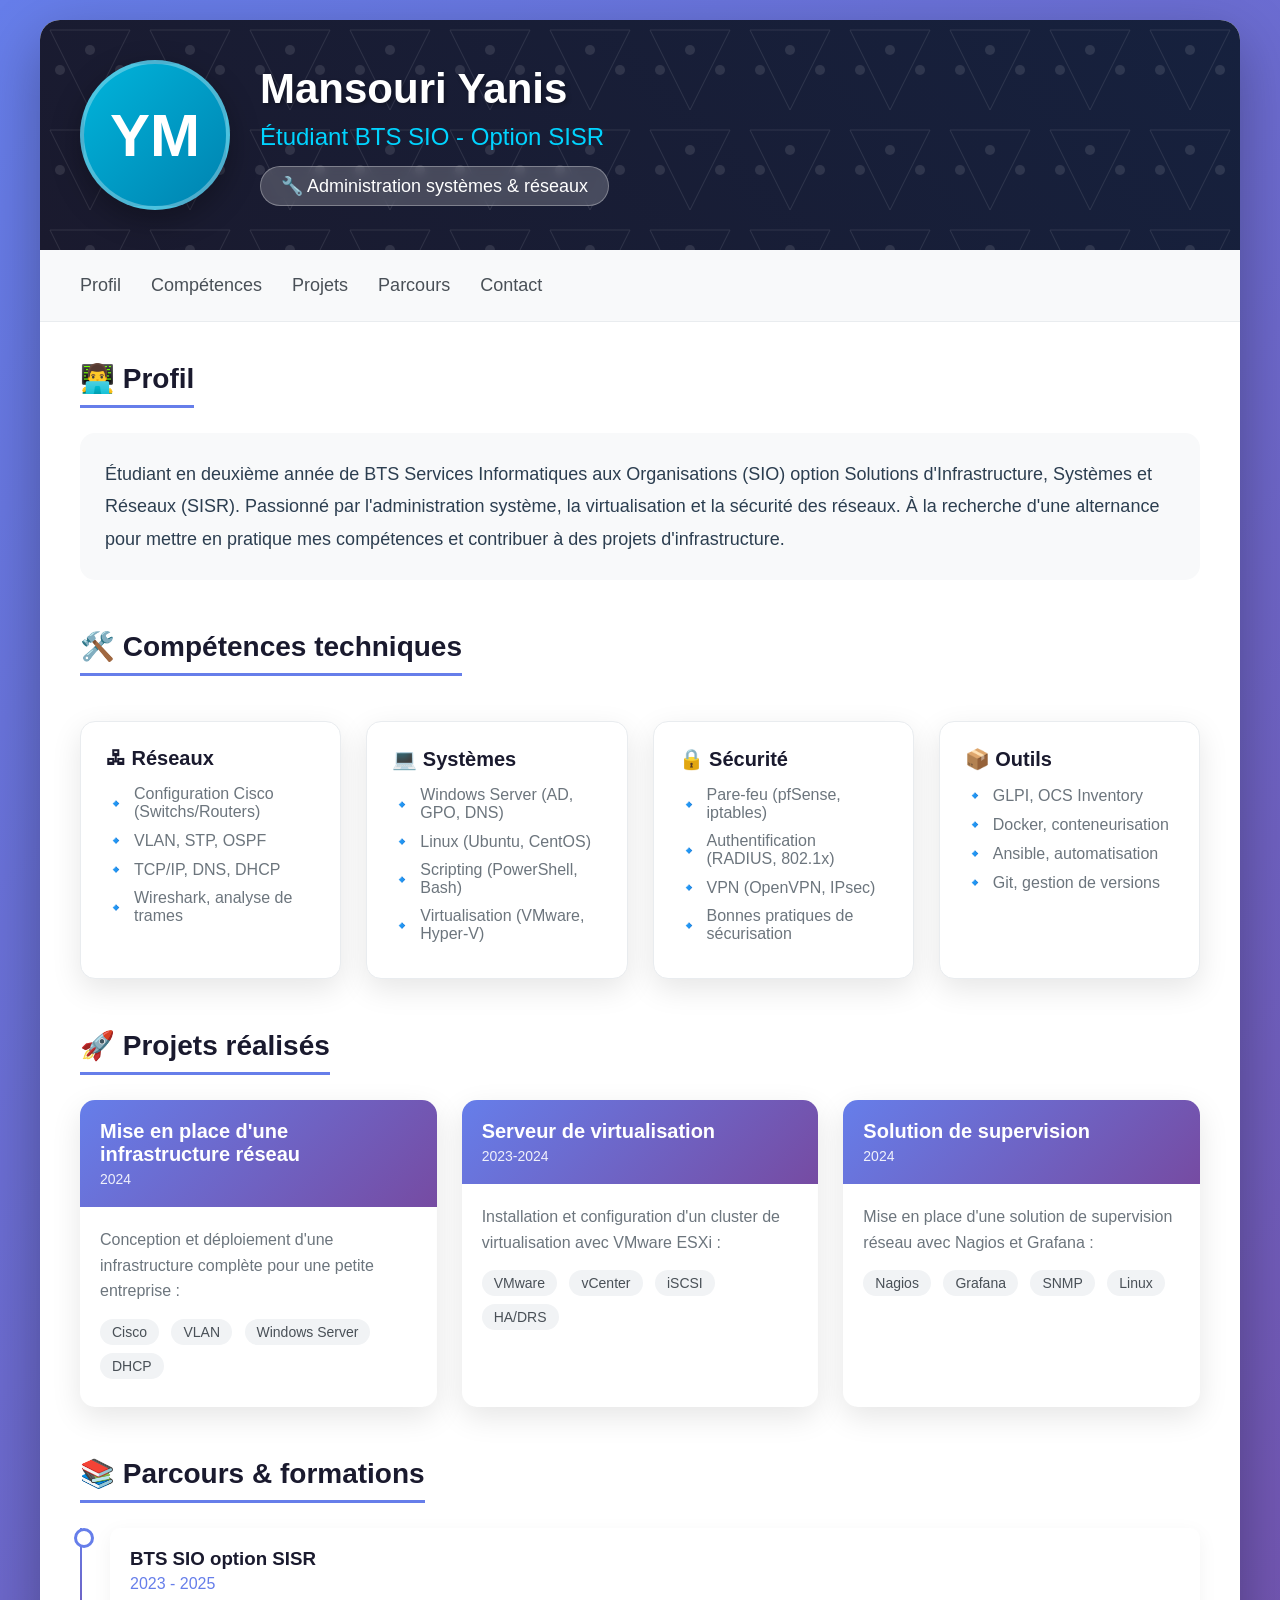
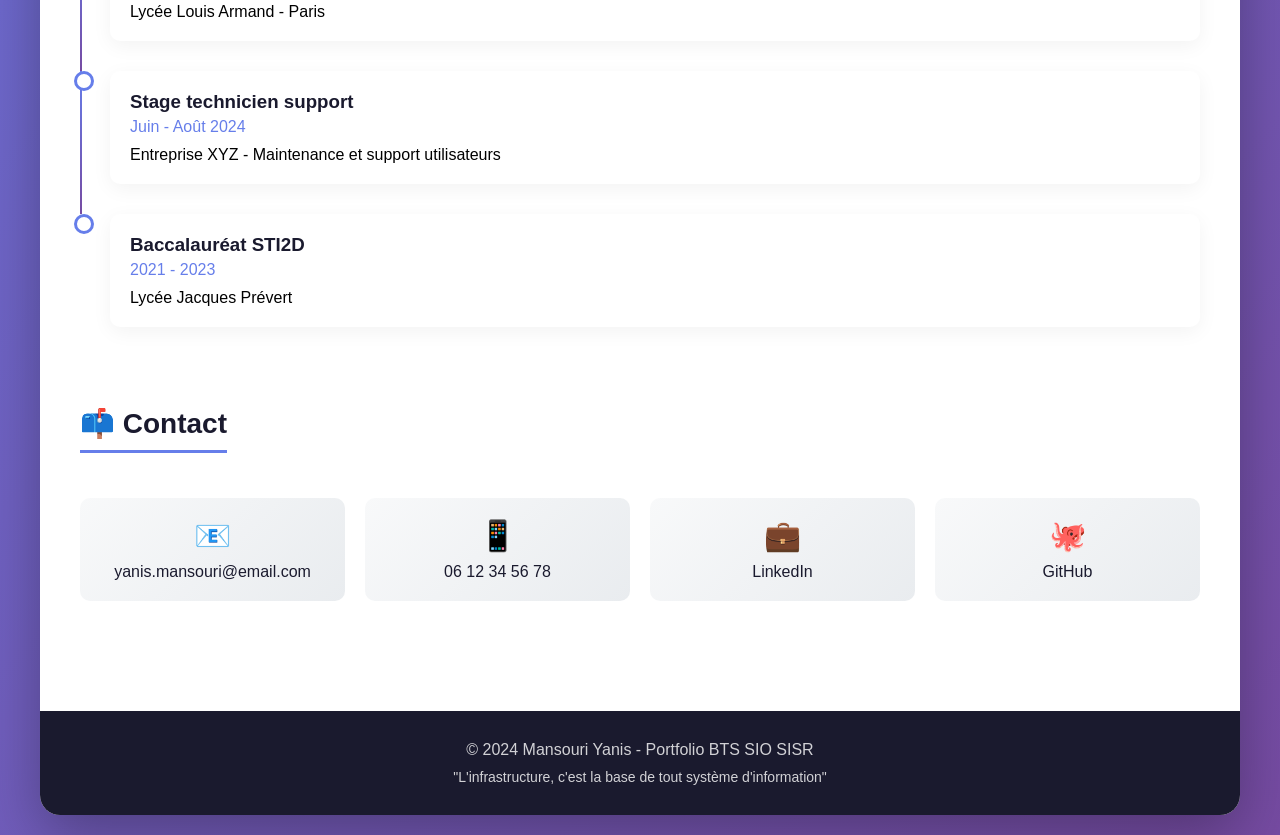
<file: index.html>
<!DOCTYPE html>
<html lang="fr">
<head>
    <meta charset="UTF-8">
    <meta name="viewport" content="width=device-width, initial-scale=1.0">
    <title>Mansouri Yanis - Portfolio BTS SIO SISR</title>
    <style>
        * {
            margin: 0;
            padding: 0;
            box-sizing: border-box;
            font-family: 'Segoe UI', Tahoma, Geneva, Verdana, sans-serif;
        }

        body {
            background: linear-gradient(135deg, #667eea 0%, #764ba2 100%);
            min-height: 100vh;
            padding: 20px;
        }

        .container {
            max-width: 1200px;
            margin: 0 auto;
            background: white;
            border-radius: 20px;
            box-shadow: 0 20px 60px rgba(0,0,0,0.3);
            overflow: hidden;
        }

        /* Header avec effet de carte réseau */
        .header {
            background: linear-gradient(45deg, #1a1a2e, #16213e);
            color: white;
            padding: 40px;
            position: relative;
            overflow: hidden;
        }

        .header::before {
            content: "";
            position: absolute;
            top: 0;
            left: 0;
            right: 0;
            bottom: 0;
            background: url('data:image/svg+xml;utf8,<svg xmlns="http://www.w3.org/2000/svg" viewBox="0 0 100 100" opacity="0.1"><path d="M10 10 L 90 10 L 50 90 Z" fill="none" stroke="white" stroke-width="1"/><circle cx="50" cy="30" r="5" fill="white"/><circle cx="20" cy="50" r="5" fill="white"/><circle cx="80" cy="50" r="5" fill="white"/></svg>');
            background-size: 100px 100px;
            animation: move 20s linear infinite;
        }

        @keyframes move {
            0% { transform: translateX(0) translateY(0); }
            100% { transform: translateX(50px) translateY(50px); }
        }

        .header-content {
            position: relative;
            z-index: 1;
            display: flex;
            align-items: center;
            gap: 30px;
            flex-wrap: wrap;
        }

        .profile-img {
            width: 150px;
            height: 150px;
            background: linear-gradient(135deg, #00b4db, #0083b0);
            border-radius: 50%;
            display: flex;
            align-items: center;
            justify-content: center;
            font-size: 60px;
            font-weight: bold;
            color: white;
            border: 4px solid rgba(255,255,255,0.3);
            box-shadow: 0 10px 30px rgba(0,0,0,0.3);
        }

        .header-text h1 {
            font-size: 42px;
            margin-bottom: 10px;
            text-shadow: 2px 2px 4px rgba(0,0,0,0.3);
        }

        .header-text .subtitle {
            font-size: 24px;
            color: #00d4ff;
            margin-bottom: 15px;
        }

        .badge {
            background: rgba(255,255,255,0.2);
            padding: 8px 20px;
            border-radius: 50px;
            display: inline-block;
            font-size: 18px;
            backdrop-filter: blur(5px);
            border: 1px solid rgba(255,255,255,0.3);
        }

        /* Navigation */
        .nav {
            background: #f8f9fa;
            padding: 20px 40px;
            border-bottom: 1px solid #e9ecef;
            display: flex;
            gap: 30px;
            flex-wrap: wrap;
        }

        .nav a {
            text-decoration: none;
            color: #495057;
            font-weight: 500;
            font-size: 18px;
            padding: 5px 0;
            position: relative;
            transition: color 0.3s;
        }

        .nav a:hover {
            color: #667eea;
        }

        .nav a::after {
            content: '';
            position: absolute;
            bottom: 0;
            left: 0;
            width: 0;
            height: 2px;
            background: linear-gradient(135deg, #667eea 0%, #764ba2 100%);
            transition: width 0.3s;
        }

        .nav a:hover::after {
            width: 100%;
        }

        /* Main content */
        .main-content {
            padding: 40px;
        }

        .section {
            margin-bottom: 50px;
        }

        .section-title {
            font-size: 28px;
            color: #1a1a2e;
            margin-bottom: 25px;
            padding-bottom: 10px;
            border-bottom: 3px solid #667eea;
            display: inline-block;
        }

        /* Cards pour les compétences */
        .skills-grid {
            display: grid;
            grid-template-columns: repeat(auto-fit, minmax(250px, 1fr));
            gap: 25px;
            margin-top: 20px;
        }

        .skill-card {
            background: white;
            border-radius: 15px;
            padding: 25px;
            box-shadow: 0 10px 30px rgba(0,0,0,0.1);
            transition: transform 0.3s, box-shadow 0.3s;
            border: 1px solid #e9ecef;
        }

        .skill-card:hover {
            transform: translateY(-5px);
            box-shadow: 0 15px 40px rgba(102, 126, 234, 0.2);
        }

        .skill-card h3 {
            color: #1a1a2e;
            margin-bottom: 15px;
            font-size: 20px;
            display: flex;
            align-items: center;
            gap: 10px;
        }

        .skill-card ul {
            list-style: none;
        }

        .skill-card li {
            margin-bottom: 10px;
            color: #6c757d;
            display: flex;
            align-items: center;
            gap: 8px;
        }

        .skill-card li::before {
            content: "🔹";
            color: #667eea;
        }

        /* Projets */
        .projects-grid {
            display: grid;
            grid-template-columns: repeat(auto-fit, minmax(300px, 1fr));
            gap: 25px;
        }

        .project-card {
            background: white;
            border-radius: 15px;
            overflow: hidden;
            box-shadow: 0 10px 30px rgba(0,0,0,0.1);
            transition: transform 0.3s;
        }

        .project-card:hover {
            transform: scale(1.03);
        }

        .project-header {
            background: linear-gradient(135deg, #667eea 0%, #764ba2 100%);
            color: white;
            padding: 20px;
        }

        .project-header h3 {
            font-size: 20px;
            margin-bottom: 5px;
        }

        .project-header .project-date {
            font-size: 14px;
            opacity: 0.9;
        }

        .project-body {
            padding: 20px;
        }

        .project-body p {
            color: #6c757d;
            margin-bottom: 15px;
            line-height: 1.6;
        }

        .tech-tag {
            background: #f1f3f5;
            color: #495057;
            padding: 5px 12px;
            border-radius: 20px;
            font-size: 14px;
            display: inline-block;
            margin-right: 8px;
            margin-bottom: 8px;
        }

        /* Timeline pour le parcours */
        .timeline {
            position: relative;
            padding-left: 30px;
        }

        .timeline-item {
            position: relative;
            padding-bottom: 30px;
        }

        .timeline-item::before {
            content: "";
            position: absolute;
            left: -30px;
            top: 0;
            width: 2px;
            height: 100%;
            background: linear-gradient(180deg, #667eea 0%, #764ba2 100%);
        }

        .timeline-item:last-child::before {
            height: 0;
        }

        .timeline-item::after {
            content: "";
            position: absolute;
            left: -36px;
            top: 0;
            width: 14px;
            height: 14px;
            border-radius: 50%;
            background: white;
            border: 3px solid #667eea;
        }

        .timeline-content {
            background: white;
            border-radius: 10px;
            padding: 20px;
            box-shadow: 0 5px 20px rgba(0,0,0,0.05);
        }

        .timeline-content h3 {
            color: #1a1a2e;
            margin-bottom: 5px;
        }

        .timeline-content .date {
            color: #667eea;
            font-weight: 500;
            margin-bottom: 10px;
        }

        /* Contact */
        .contact-grid {
            display: grid;
            grid-template-columns: repeat(auto-fit, minmax(200px, 1fr));
            gap: 20px;
            margin-top: 20px;
        }

        .contact-card {
            background: linear-gradient(135deg, #f8f9fa 0%, #e9ecef 100%);
            border-radius: 10px;
            padding: 20px;
            text-align: center;
            transition: transform 0.3s;
        }

        .contact-card:hover {
            transform: translateY(-5px);
        }

        .contact-card .icon {
            font-size: 30px;
            margin-bottom: 10px;
        }

        .contact-card a {
            text-decoration: none;
            color: #1a1a2e;
            font-weight: 500;
        }

        /* Footer */
        .footer {
            background: #1a1a2e;
            color: white;
            text-align: center;
            padding: 30px;
            margin-top: 20px;
        }

        .footer p {
            opacity: 0.8;
        }

        /* Responsive */
        @media (max-width: 768px) {
            .header-content {
                flex-direction: column;
                text-align: center;
            }
            
            .nav {
                justify-content: center;
            }
            
            .section-title {
                display: block;
                text-align: center;
            }
        }
    </style>
</head>
<body>
    <div class="container">
        <!-- Header -->
        <div class="header">
            <div class="header-content">
                <div class="profile-img">
                    YM
                </div>
                <div class="header-text">
                    <h1>Mansouri Yanis</h1>
                    <div class="subtitle">Étudiant BTS SIO - Option SISR</div>
                    <div class="badge">
                        🔧 Administration systèmes & réseaux
                    </div>
                </div>
            </div>
        </div>

        <!-- Navigation -->
        <div class="nav">
            <a href="#profil">Profil</a>
            <a href="#competences">Compétences</a>
            <a href="#projets">Projets</a>
            <a href="#parcours">Parcours</a>
            <a href="#contact">Contact</a>
        </div>

        <!-- Main Content -->
        <div class="main-content">
            <!-- Section Profil -->
            <section id="profil" class="section">
                <h2 class="section-title">👨‍💻 Profil</h2>
                <div style="background: #f8f9fa; padding: 25px; border-radius: 15px;">
                    <p style="font-size: 18px; line-height: 1.8; color: #2c3e50;">
                        Étudiant en deuxième année de BTS Services Informatiques aux Organisations (SIO) 
                        option Solutions d'Infrastructure, Systèmes et Réseaux (SISR). Passionné par 
                        l'administration système, la virtualisation et la sécurité des réseaux. 
                        À la recherche d'une alternance pour mettre en pratique mes compétences 
                        et contribuer à des projets d'infrastructure.
                    </p>
                </div>
            </section>

            <!-- Section Compétences -->
            <section id="competences" class="section">
                <h2 class="section-title">🛠️ Compétences techniques</h2>
                <div class="skills-grid">
                    <div class="skill-card">
                        <h3>🖧 Réseaux</h3>
                        <ul>
                            <li>Configuration Cisco (Switchs/Routers)</li>
                            <li>VLAN, STP, OSPF</li>
                            <li>TCP/IP, DNS, DHCP</li>
                            <li>Wireshark, analyse de trames</li>
                        </ul>
                    </div>
                    <div class="skill-card">
                        <h3>💻 Systèmes</h3>
                        <ul>
                            <li>Windows Server (AD, GPO, DNS)</li>
                            <li>Linux (Ubuntu, CentOS)</li>
                            <li>Scripting (PowerShell, Bash)</li>
                            <li>Virtualisation (VMware, Hyper-V)</li>
                        </ul>
                    </div>
                    <div class="skill-card">
                        <h3>🔒 Sécurité</h3>
                        <ul>
                            <li>Pare-feu (pfSense, iptables)</li>
                            <li>Authentification (RADIUS, 802.1x)</li>
                            <li>VPN (OpenVPN, IPsec)</li>
                            <li>Bonnes pratiques de sécurisation</li>
                        </ul>
                    </div>
                    <div class="skill-card">
                        <h3>📦 Outils</h3>
                        <ul>
                            <li>GLPI, OCS Inventory</li>
                            <li>Docker, conteneurisation</li>
                            <li>Ansible, automatisation</li>
                            <li>Git, gestion de versions</li>
                        </ul>
                    </div>
                </div>
            </section>

            <!-- Section Projets -->
            <section id="projets" class="section">
                <h2 class="section-title">🚀 Projets réalisés</h2>
                <div class="projects-grid">
                    <div class="project-card">
                        <div class="project-header">
                            <h3>Mise en place d'une infrastructure réseau</h3>
                            <div class="project-date">2024</div>
                        </div>
                        <div class="project-body">
                            <p>Conception et déploiement d'une infrastructure complète pour une petite entreprise :</p>
                            <div>
                                <span class="tech-tag">Cisco</span>
                                <span class="tech-tag">VLAN</span>
                                <span class="tech-tag">Windows Server</span>
                                <span class="tech-tag">DHCP</span>
                            </div>
                        </div>
                    </div>
                    <div class="project-card">
                        <div class="project-header">
                            <h3>Serveur de virtualisation</h3>
                            <div class="project-date">2023-2024</div>
                        </div>
                        <div class="project-body">
                            <p>Installation et configuration d'un cluster de virtualisation avec VMware ESXi :</p>
                            <div>
                                <span class="tech-tag">VMware</span>
                                <span class="tech-tag">vCenter</span>
                                <span class="tech-tag">iSCSI</span>
                                <span class="tech-tag">HA/DRS</span>
                            </div>
                        </div>
                    </div>
                    <div class="project-card">
                        <div class="project-header">
                            <h3>Solution de supervision</h3>
                            <div class="project-date">2024</div>
                        </div>
                        <div class="project-body">
                            <p>Mise en place d'une solution de supervision réseau avec Nagios et Grafana :</p>
                            <div>
                                <span class="tech-tag">Nagios</span>
                                <span class="tech-tag">Grafana</span>
                                <span class="tech-tag">SNMP</span>
                                <span class="tech-tag">Linux</span>
                            </div>
                        </div>
                    </div>
                </div>
            </section>

            <!-- Section Parcours -->
            <section id="parcours" class="section">
                <h2 class="section-title">📚 Parcours & formations</h2>
                <div class="timeline">
                    <div class="timeline-item">
                        <div class="timeline-content">
                            <h3>BTS SIO option SISR</h3>
                            <div class="date">2023 - 2025</div>
                            <p>Lycée Louis Armand - Paris</p>
                        </div>
                    </div>
                    <div class="timeline-item">
                        <div class="timeline-content">
                            <h3>Stage technicien support</h3>
                            <div class="date">Juin - Août 2024</div>
                            <p>Entreprise XYZ - Maintenance et support utilisateurs</p>
                        </div>
                    </div>
                    <div class="timeline-item">
                        <div class="timeline-content">
                            <h3>Baccalauréat STI2D</h3>
                            <div class="date">2021 - 2023</div>
                            <p>Lycée Jacques Prévert</p>
                        </div>
                    </div>
                </div>
            </section>

            <!-- Section Contact -->
            <section id="contact" class="section">
                <h2 class="section-title">📫 Contact</h2>
                <div class="contact-grid">
                    <div class="contact-card">
                        <div class="icon">📧</div>
                        <a href="mailto:yanis.mansouri@email.com">yanis.mansouri@email.com</a>
                    </div>
                    <div class="contact-card">
                        <div class="icon">📱</div>
                        <a href="tel:+33612345678">06 12 34 56 78</a>
                    </div>
                    <div class="contact-card">
                        <div class="icon">💼</div>
                        <a href="#">LinkedIn</a>
                    </div>
                    <div class="contact-card">
                        <div class="icon">🐙</div>
                        <a href="#">GitHub</a>
                    </div>
                </div>
            </section>
        </div>

        <!-- Footer -->
        <div class="footer">
            <p>© 2024 Mansouri Yanis - Portfolio BTS SIO SISR</p>
            <p style="margin-top: 10px; font-size: 14px;">"L'infrastructure, c'est la base de tout système d'information"</p>
        </div>
    </div>
</body>
</html>
</file>
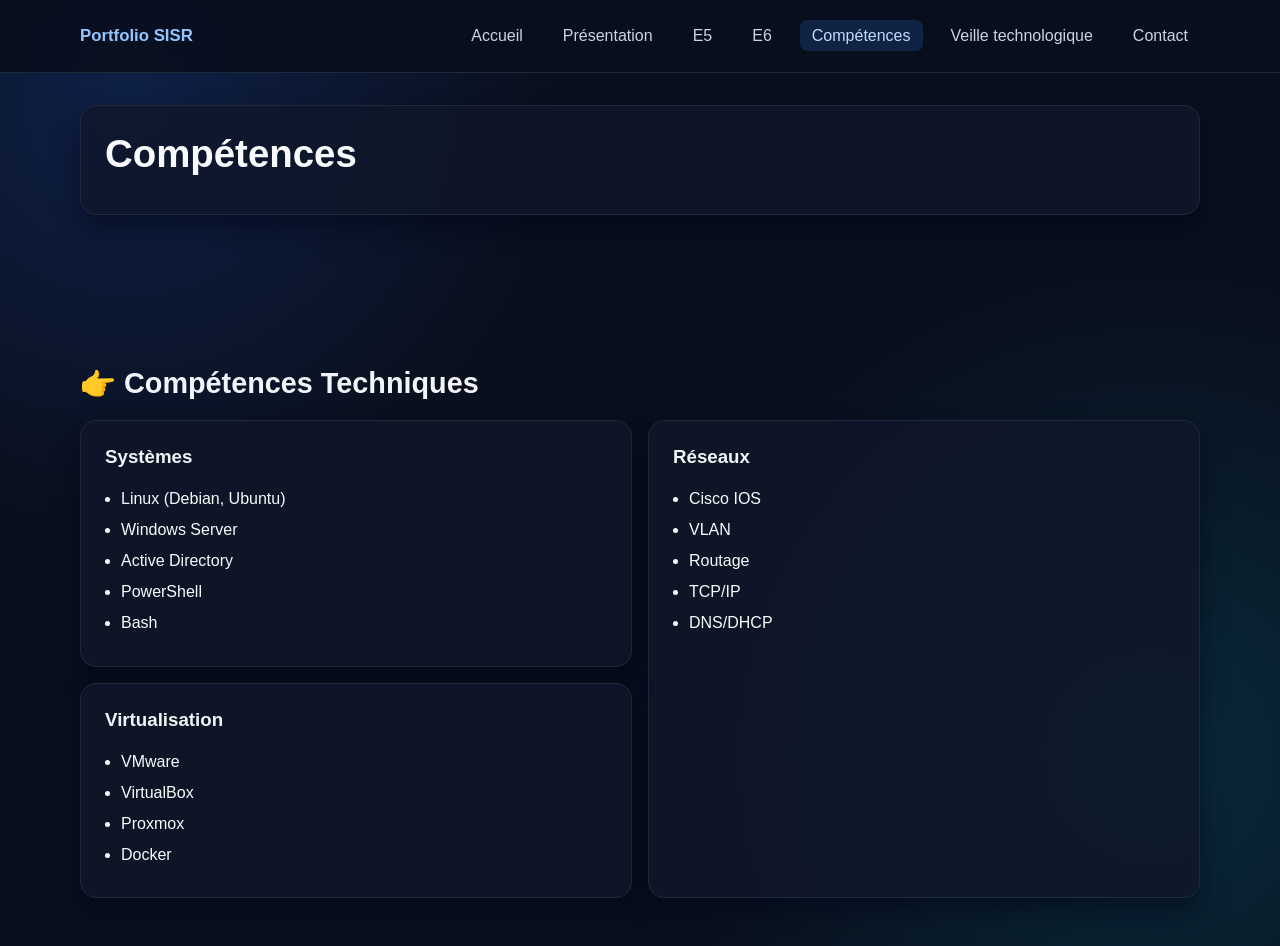
<file: competences.html>
<!DOCTYPE html>
<html lang="fr">
  <head>
    <meta charset="UTF-8" />
    <meta name="viewport" content="width=device-width, initial-scale=1.0" />
    <title>Portfolio BTS SIO SISR | Compétences</title>
    <link rel="stylesheet" href="style.css" />
  </head>
  <body class="home-dark">
    <header class="site-header">
      <nav class="container navbar">
        <a class="brand" href="index.html">Portfolio SISR</a>
        <ul class="nav-links">
          <li><a href="index.html">Accueil</a></li>
          <li><a href="presentation.html">Présentation</a></li>
          <li><a href="e5.html">E5</a></li>
          <li><a href="e6.html">E6</a></li>
          <li><a class="active" href="competences.html">Compétences</a></li>
          <li><a href="veille.html">Veille technologique</a></li>
          <li><a href="contact.html">Contact</a></li>
        </ul>
      </nav>
    </header>

    <main class="container">
      <section class="card">
        <h1>Compétences</h1>
      </section>

      <section class="section section-lg" style="margin-top: 4cm">
        <h2>👉 Compétences Techniques</h2>
      </section>

      <section class="grid-2 section">
        <div style="display: grid; gap: 1rem">
          <article class="card">
            <h3>Systèmes</h3>
            <ul class="list section">
              <li>Linux (Debian, Ubuntu)</li>
              <li>Windows Server</li>
              <li>Active Directory</li>
              <li>PowerShell</li>
              <li>Bash</li>
            </ul>
          </article>

          <article class="card">
            <h3>Virtualisation</h3>
            <ul class="list section">
              <li>VMware</li>
              <li>VirtualBox</li>
              <li>Proxmox</li>
              <li>Docker</li>
            </ul>
          </article>
        </div>

        <article class="card">
          <h3>Réseaux</h3>
          <ul class="list section">
            <li>Cisco IOS</li>
            <li>VLAN</li>
            <li>Routage</li>
            <li>TCP/IP</li>
            <li>DNS/DHCP</li>
          </ul>
        </article>
      </section>
    </main>
  </body>
</html>
</file>
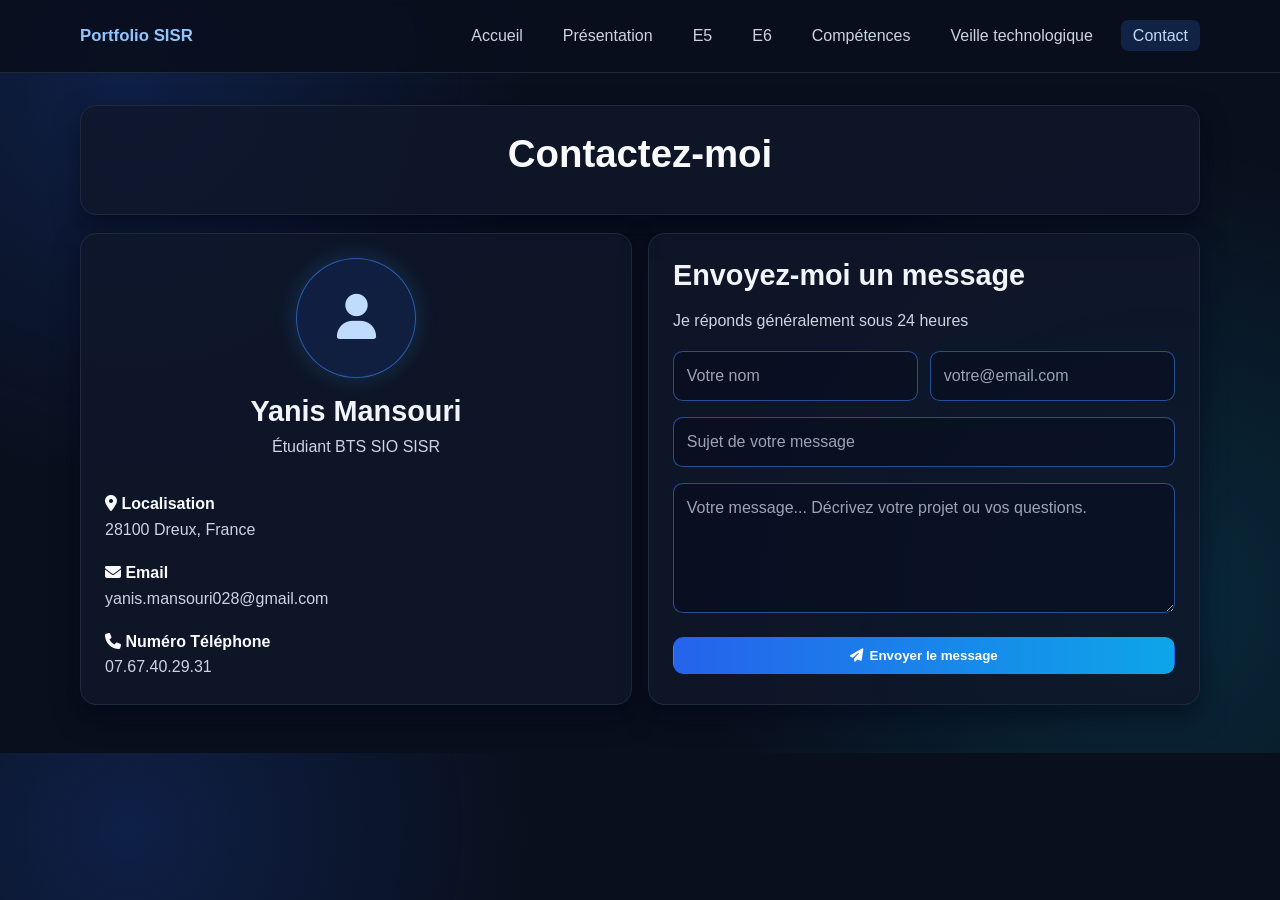
<file: contact.html>
<!DOCTYPE html>
<html lang="fr">
  <head>
    <meta charset="UTF-8" />
    <meta name="viewport" content="width=device-width, initial-scale=1.0" />
    <title>Portfolio BTS SIO SISR | Contact</title>
    <link rel="stylesheet" href="style.css" />
    <link
      rel="stylesheet"
      href="https://cdnjs.cloudflare.com/ajax/libs/font-awesome/6.5.1/css/all.min.css"
    />
  </head>
  <body class="home-dark">
    <header class="site-header">
      <nav class="container navbar">
        <a class="brand" href="index.html">Portfolio SISR</a>
        <ul class="nav-links">
          <li><a href="index.html">Accueil</a></li>
          <li><a href="presentation.html">Présentation</a></li>
          <li><a href="e5.html">E5</a></li>
          <li><a href="e6.html">E6</a></li>
          <li><a href="competences.html">Compétences</a></li>
          <li><a href="veille.html">Veille technologique</a></li>
          <li><a class="active" href="contact.html">Contact</a></li>
        </ul>
      </nav>
    </header>

    <main class="container">
      <section class="card">
        <h1 style="text-align: center">Contactez-moi</h1>
      </section>

      <section class="grid-2 section">
        <section class="card">
          <div
            style="
              width: 120px;
              height: 120px;
              border-radius: 999px;
              margin: 0 auto;
              display: grid;
              place-items: center;
              border: 1px solid rgba(59, 130, 246, 0.6);
              background: rgba(37, 99, 235, 0.12);
              box-shadow: 0 0 22px rgba(56, 189, 248, 0.18);
            "
            aria-hidden="true"
          >
            <i class="fa-solid fa-user" style="font-size: 2.8rem; color: #bfdbfe"></i>
          </div>

          <div class="section" style="text-align: center; margin-top: 1rem">
            <h2 style="margin-bottom: 0.25rem">Yanis Mansouri</h2>
            <p class="muted">Étudiant BTS SIO SISR</p>
          </div>

          <div class="section-lg">
            <div class="section">
              <p><strong><i class="fa-solid fa-location-dot"></i> Localisation</strong></p>
              <p>28100 Dreux, France</p>
            </div>

            <div class="section">
              <p><strong><i class="fa-solid fa-envelope"></i> Email</strong></p>
              <p>yanis.mansouri028@gmail.com</p>
            </div>

            <div class="section">
              <p><strong><i class="fa-solid fa-phone"></i> Numéro Téléphone</strong></p>
              <p>07.67.40.29.31</p>
            </div>
          </div>
        </section>

        <section class="card">
          <h2>Envoyez-moi un message</h2>
          <p class="muted">Je réponds généralement sous 24 heures</p>

          <form class="contact-form section" style="gap: 1rem">
            <div class="grid-2" style="gap: 0.75rem">
              <label>
                <input type="text" name="name" placeholder="Votre nom" />
              </label>
              <label>
                <input type="email" name="email" placeholder="votre@email.com" />
              </label>
            </div>
            <label>
              <input type="text" name="subject" placeholder="Sujet de votre message" />
            </label>
            <label>
              <textarea
                name="message"
                placeholder="Votre message... Décrivez votre projet ou vos questions."
              ></textarea>
            </label>
            <button class="btn btn-primary" type="button">
              <i class="fa-solid fa-paper-plane"></i> Envoyer le message
            </button>
          </form>
        </section>
      </section>
    </main>
  </body>
</html>
</file>
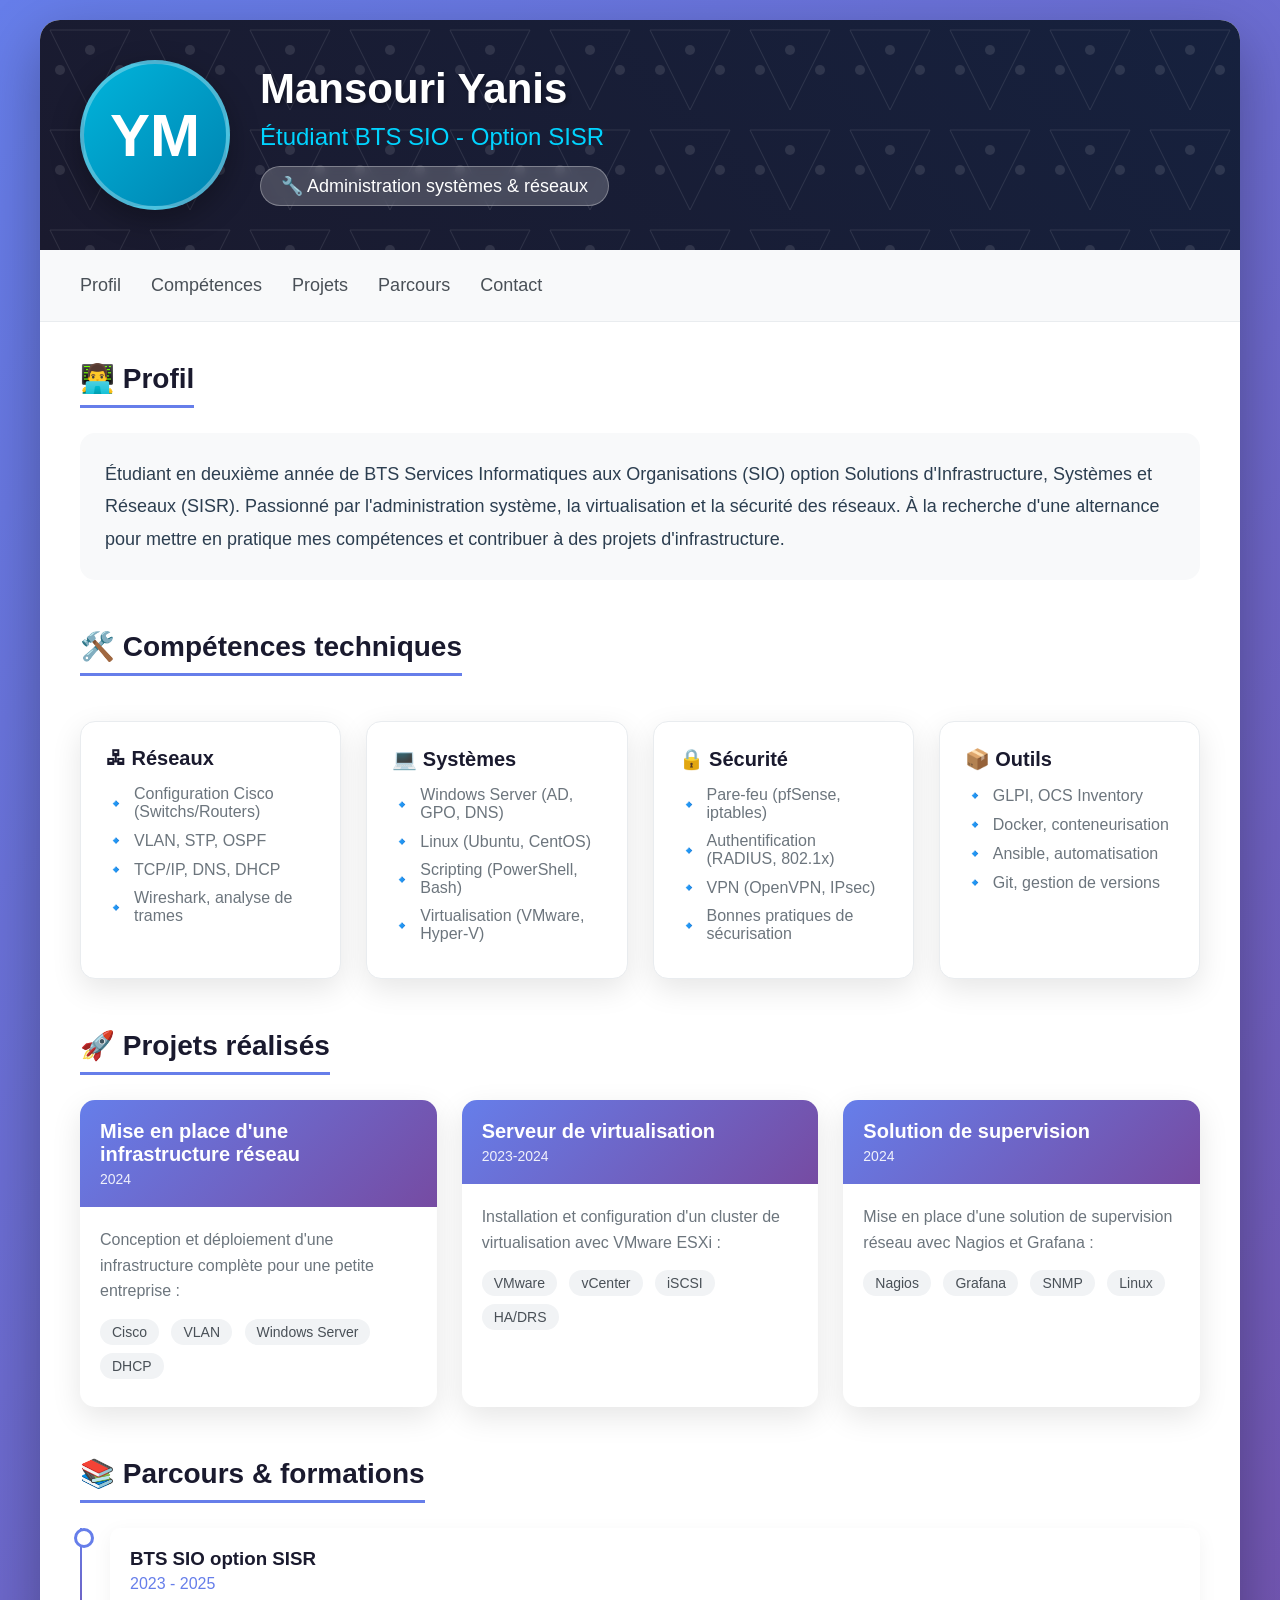
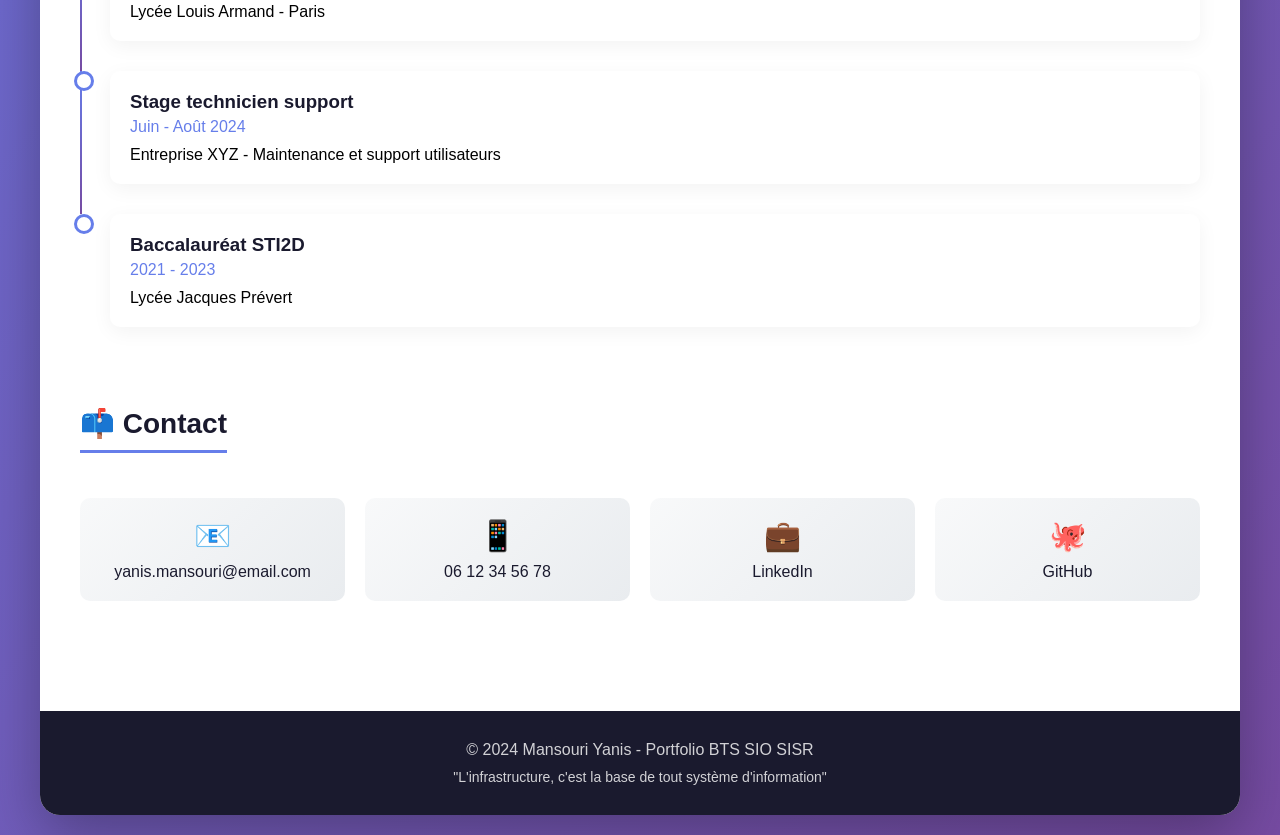
<file: deepseek_html_20260313_e45b0b.html>
<!DOCTYPE html>
<html lang="fr">
<head>
    <meta charset="UTF-8">
    <meta name="viewport" content="width=device-width, initial-scale=1.0">
    <title>Mansouri Yanis - Portfolio BTS SIO SISR</title>
    <style>
        * {
            margin: 0;
            padding: 0;
            box-sizing: border-box;
            font-family: 'Segoe UI', Tahoma, Geneva, Verdana, sans-serif;
        }

        body {
            background: linear-gradient(135deg, #667eea 0%, #764ba2 100%);
            min-height: 100vh;
            padding: 20px;
        }

        .container {
            max-width: 1200px;
            margin: 0 auto;
            background: white;
            border-radius: 20px;
            box-shadow: 0 20px 60px rgba(0,0,0,0.3);
            overflow: hidden;
        }

        /* Header avec effet de carte réseau */
        .header {
            background: linear-gradient(45deg, #1a1a2e, #16213e);
            color: white;
            padding: 40px;
            position: relative;
            overflow: hidden;
        }

        .header::before {
            content: "";
            position: absolute;
            top: 0;
            left: 0;
            right: 0;
            bottom: 0;
            background: url('data:image/svg+xml;utf8,<svg xmlns="http://www.w3.org/2000/svg" viewBox="0 0 100 100" opacity="0.1"><path d="M10 10 L 90 10 L 50 90 Z" fill="none" stroke="white" stroke-width="1"/><circle cx="50" cy="30" r="5" fill="white"/><circle cx="20" cy="50" r="5" fill="white"/><circle cx="80" cy="50" r="5" fill="white"/></svg>');
            background-size: 100px 100px;
            animation: move 20s linear infinite;
        }

        @keyframes move {
            0% { transform: translateX(0) translateY(0); }
            100% { transform: translateX(50px) translateY(50px); }
        }

        .header-content {
            position: relative;
            z-index: 1;
            display: flex;
            align-items: center;
            gap: 30px;
            flex-wrap: wrap;
        }

        .profile-img {
            width: 150px;
            height: 150px;
            background: linear-gradient(135deg, #00b4db, #0083b0);
            border-radius: 50%;
            display: flex;
            align-items: center;
            justify-content: center;
            font-size: 60px;
            font-weight: bold;
            color: white;
            border: 4px solid rgba(255,255,255,0.3);
            box-shadow: 0 10px 30px rgba(0,0,0,0.3);
        }

        .header-text h1 {
            font-size: 42px;
            margin-bottom: 10px;
            text-shadow: 2px 2px 4px rgba(0,0,0,0.3);
        }

        .header-text .subtitle {
            font-size: 24px;
            color: #00d4ff;
            margin-bottom: 15px;
        }

        .badge {
            background: rgba(255,255,255,0.2);
            padding: 8px 20px;
            border-radius: 50px;
            display: inline-block;
            font-size: 18px;
            backdrop-filter: blur(5px);
            border: 1px solid rgba(255,255,255,0.3);
        }

        /* Navigation */
        .nav {
            background: #f8f9fa;
            padding: 20px 40px;
            border-bottom: 1px solid #e9ecef;
            display: flex;
            gap: 30px;
            flex-wrap: wrap;
        }

        .nav a {
            text-decoration: none;
            color: #495057;
            font-weight: 500;
            font-size: 18px;
            padding: 5px 0;
            position: relative;
            transition: color 0.3s;
        }

        .nav a:hover {
            color: #667eea;
        }

        .nav a::after {
            content: '';
            position: absolute;
            bottom: 0;
            left: 0;
            width: 0;
            height: 2px;
            background: linear-gradient(135deg, #667eea 0%, #764ba2 100%);
            transition: width 0.3s;
        }

        .nav a:hover::after {
            width: 100%;
        }

        /* Main content */
        .main-content {
            padding: 40px;
        }

        .section {
            margin-bottom: 50px;
        }

        .section-title {
            font-size: 28px;
            color: #1a1a2e;
            margin-bottom: 25px;
            padding-bottom: 10px;
            border-bottom: 3px solid #667eea;
            display: inline-block;
        }

        /* Cards pour les compétences */
        .skills-grid {
            display: grid;
            grid-template-columns: repeat(auto-fit, minmax(250px, 1fr));
            gap: 25px;
            margin-top: 20px;
        }

        .skill-card {
            background: white;
            border-radius: 15px;
            padding: 25px;
            box-shadow: 0 10px 30px rgba(0,0,0,0.1);
            transition: transform 0.3s, box-shadow 0.3s;
            border: 1px solid #e9ecef;
        }

        .skill-card:hover {
            transform: translateY(-5px);
            box-shadow: 0 15px 40px rgba(102, 126, 234, 0.2);
        }

        .skill-card h3 {
            color: #1a1a2e;
            margin-bottom: 15px;
            font-size: 20px;
            display: flex;
            align-items: center;
            gap: 10px;
        }

        .skill-card ul {
            list-style: none;
        }

        .skill-card li {
            margin-bottom: 10px;
            color: #6c757d;
            display: flex;
            align-items: center;
            gap: 8px;
        }

        .skill-card li::before {
            content: "🔹";
            color: #667eea;
        }

        /* Projets */
        .projects-grid {
            display: grid;
            grid-template-columns: repeat(auto-fit, minmax(300px, 1fr));
            gap: 25px;
        }

        .project-card {
            background: white;
            border-radius: 15px;
            overflow: hidden;
            box-shadow: 0 10px 30px rgba(0,0,0,0.1);
            transition: transform 0.3s;
        }

        .project-card:hover {
            transform: scale(1.03);
        }

        .project-header {
            background: linear-gradient(135deg, #667eea 0%, #764ba2 100%);
            color: white;
            padding: 20px;
        }

        .project-header h3 {
            font-size: 20px;
            margin-bottom: 5px;
        }

        .project-header .project-date {
            font-size: 14px;
            opacity: 0.9;
        }

        .project-body {
            padding: 20px;
        }

        .project-body p {
            color: #6c757d;
            margin-bottom: 15px;
            line-height: 1.6;
        }

        .tech-tag {
            background: #f1f3f5;
            color: #495057;
            padding: 5px 12px;
            border-radius: 20px;
            font-size: 14px;
            display: inline-block;
            margin-right: 8px;
            margin-bottom: 8px;
        }

        /* Timeline pour le parcours */
        .timeline {
            position: relative;
            padding-left: 30px;
        }

        .timeline-item {
            position: relative;
            padding-bottom: 30px;
        }

        .timeline-item::before {
            content: "";
            position: absolute;
            left: -30px;
            top: 0;
            width: 2px;
            height: 100%;
            background: linear-gradient(180deg, #667eea 0%, #764ba2 100%);
        }

        .timeline-item:last-child::before {
            height: 0;
        }

        .timeline-item::after {
            content: "";
            position: absolute;
            left: -36px;
            top: 0;
            width: 14px;
            height: 14px;
            border-radius: 50%;
            background: white;
            border: 3px solid #667eea;
        }

        .timeline-content {
            background: white;
            border-radius: 10px;
            padding: 20px;
            box-shadow: 0 5px 20px rgba(0,0,0,0.05);
        }

        .timeline-content h3 {
            color: #1a1a2e;
            margin-bottom: 5px;
        }

        .timeline-content .date {
            color: #667eea;
            font-weight: 500;
            margin-bottom: 10px;
        }

        /* Contact */
        .contact-grid {
            display: grid;
            grid-template-columns: repeat(auto-fit, minmax(200px, 1fr));
            gap: 20px;
            margin-top: 20px;
        }

        .contact-card {
            background: linear-gradient(135deg, #f8f9fa 0%, #e9ecef 100%);
            border-radius: 10px;
            padding: 20px;
            text-align: center;
            transition: transform 0.3s;
        }

        .contact-card:hover {
            transform: translateY(-5px);
        }

        .contact-card .icon {
            font-size: 30px;
            margin-bottom: 10px;
        }

        .contact-card a {
            text-decoration: none;
            color: #1a1a2e;
            font-weight: 500;
        }

        /* Footer */
        .footer {
            background: #1a1a2e;
            color: white;
            text-align: center;
            padding: 30px;
            margin-top: 20px;
        }

        .footer p {
            opacity: 0.8;
        }

        /* Responsive */
        @media (max-width: 768px) {
            .header-content {
                flex-direction: column;
                text-align: center;
            }
            
            .nav {
                justify-content: center;
            }
            
            .section-title {
                display: block;
                text-align: center;
            }
        }
    </style>
</head>
<body>
    <div class="container">
        <!-- Header -->
        <div class="header">
            <div class="header-content">
                <div class="profile-img">
                    YM
                </div>
                <div class="header-text">
                    <h1>Mansouri Yanis</h1>
                    <div class="subtitle">Étudiant BTS SIO - Option SISR</div>
                    <div class="badge">
                        🔧 Administration systèmes & réseaux
                    </div>
                </div>
            </div>
        </div>

        <!-- Navigation -->
        <div class="nav">
            <a href="#profil">Profil</a>
            <a href="#competences">Compétences</a>
            <a href="#projets">Projets</a>
            <a href="#parcours">Parcours</a>
            <a href="#contact">Contact</a>
        </div>

        <!-- Main Content -->
        <div class="main-content">
            <!-- Section Profil -->
            <section id="profil" class="section">
                <h2 class="section-title">👨‍💻 Profil</h2>
                <div style="background: #f8f9fa; padding: 25px; border-radius: 15px;">
                    <p style="font-size: 18px; line-height: 1.8; color: #2c3e50;">
                        Étudiant en deuxième année de BTS Services Informatiques aux Organisations (SIO) 
                        option Solutions d'Infrastructure, Systèmes et Réseaux (SISR). Passionné par 
                        l'administration système, la virtualisation et la sécurité des réseaux. 
                        À la recherche d'une alternance pour mettre en pratique mes compétences 
                        et contribuer à des projets d'infrastructure.
                    </p>
                </div>
            </section>

            <!-- Section Compétences -->
            <section id="competences" class="section">
                <h2 class="section-title">🛠️ Compétences techniques</h2>
                <div class="skills-grid">
                    <div class="skill-card">
                        <h3>🖧 Réseaux</h3>
                        <ul>
                            <li>Configuration Cisco (Switchs/Routers)</li>
                            <li>VLAN, STP, OSPF</li>
                            <li>TCP/IP, DNS, DHCP</li>
                            <li>Wireshark, analyse de trames</li>
                        </ul>
                    </div>
                    <div class="skill-card">
                        <h3>💻 Systèmes</h3>
                        <ul>
                            <li>Windows Server (AD, GPO, DNS)</li>
                            <li>Linux (Ubuntu, CentOS)</li>
                            <li>Scripting (PowerShell, Bash)</li>
                            <li>Virtualisation (VMware, Hyper-V)</li>
                        </ul>
                    </div>
                    <div class="skill-card">
                        <h3>🔒 Sécurité</h3>
                        <ul>
                            <li>Pare-feu (pfSense, iptables)</li>
                            <li>Authentification (RADIUS, 802.1x)</li>
                            <li>VPN (OpenVPN, IPsec)</li>
                            <li>Bonnes pratiques de sécurisation</li>
                        </ul>
                    </div>
                    <div class="skill-card">
                        <h3>📦 Outils</h3>
                        <ul>
                            <li>GLPI, OCS Inventory</li>
                            <li>Docker, conteneurisation</li>
                            <li>Ansible, automatisation</li>
                            <li>Git, gestion de versions</li>
                        </ul>
                    </div>
                </div>
            </section>

            <!-- Section Projets -->
            <section id="projets" class="section">
                <h2 class="section-title">🚀 Projets réalisés</h2>
                <div class="projects-grid">
                    <div class="project-card">
                        <div class="project-header">
                            <h3>Mise en place d'une infrastructure réseau</h3>
                            <div class="project-date">2024</div>
                        </div>
                        <div class="project-body">
                            <p>Conception et déploiement d'une infrastructure complète pour une petite entreprise :</p>
                            <div>
                                <span class="tech-tag">Cisco</span>
                                <span class="tech-tag">VLAN</span>
                                <span class="tech-tag">Windows Server</span>
                                <span class="tech-tag">DHCP</span>
                            </div>
                        </div>
                    </div>
                    <div class="project-card">
                        <div class="project-header">
                            <h3>Serveur de virtualisation</h3>
                            <div class="project-date">2023-2024</div>
                        </div>
                        <div class="project-body">
                            <p>Installation et configuration d'un cluster de virtualisation avec VMware ESXi :</p>
                            <div>
                                <span class="tech-tag">VMware</span>
                                <span class="tech-tag">vCenter</span>
                                <span class="tech-tag">iSCSI</span>
                                <span class="tech-tag">HA/DRS</span>
                            </div>
                        </div>
                    </div>
                    <div class="project-card">
                        <div class="project-header">
                            <h3>Solution de supervision</h3>
                            <div class="project-date">2024</div>
                        </div>
                        <div class="project-body">
                            <p>Mise en place d'une solution de supervision réseau avec Nagios et Grafana :</p>
                            <div>
                                <span class="tech-tag">Nagios</span>
                                <span class="tech-tag">Grafana</span>
                                <span class="tech-tag">SNMP</span>
                                <span class="tech-tag">Linux</span>
                            </div>
                        </div>
                    </div>
                </div>
            </section>

            <!-- Section Parcours -->
            <section id="parcours" class="section">
                <h2 class="section-title">📚 Parcours & formations</h2>
                <div class="timeline">
                    <div class="timeline-item">
                        <div class="timeline-content">
                            <h3>BTS SIO option SISR</h3>
                            <div class="date">2023 - 2025</div>
                            <p>Lycée Louis Armand - Paris</p>
                        </div>
                    </div>
                    <div class="timeline-item">
                        <div class="timeline-content">
                            <h3>Stage technicien support</h3>
                            <div class="date">Juin - Août 2024</div>
                            <p>Entreprise XYZ - Maintenance et support utilisateurs</p>
                        </div>
                    </div>
                    <div class="timeline-item">
                        <div class="timeline-content">
                            <h3>Baccalauréat STI2D</h3>
                            <div class="date">2021 - 2023</div>
                            <p>Lycée Jacques Prévert</p>
                        </div>
                    </div>
                </div>
            </section>

            <!-- Section Contact -->
            <section id="contact" class="section">
                <h2 class="section-title">📫 Contact</h2>
                <div class="contact-grid">
                    <div class="contact-card">
                        <div class="icon">📧</div>
                        <a href="mailto:yanis.mansouri@email.com">yanis.mansouri@email.com</a>
                    </div>
                    <div class="contact-card">
                        <div class="icon">📱</div>
                        <a href="tel:+33612345678">06 12 34 56 78</a>
                    </div>
                    <div class="contact-card">
                        <div class="icon">💼</div>
                        <a href="#">LinkedIn</a>
                    </div>
                    <div class="contact-card">
                        <div class="icon">🐙</div>
                        <a href="#">GitHub</a>
                    </div>
                </div>
            </section>
        </div>

        <!-- Footer -->
        <div class="footer">
            <p>© 2024 Mansouri Yanis - Portfolio BTS SIO SISR</p>
            <p style="margin-top: 10px; font-size: 14px;">"L'infrastructure, c'est la base de tout système d'information"</p>
        </div>
    </div>
</body>
</html>
</file>
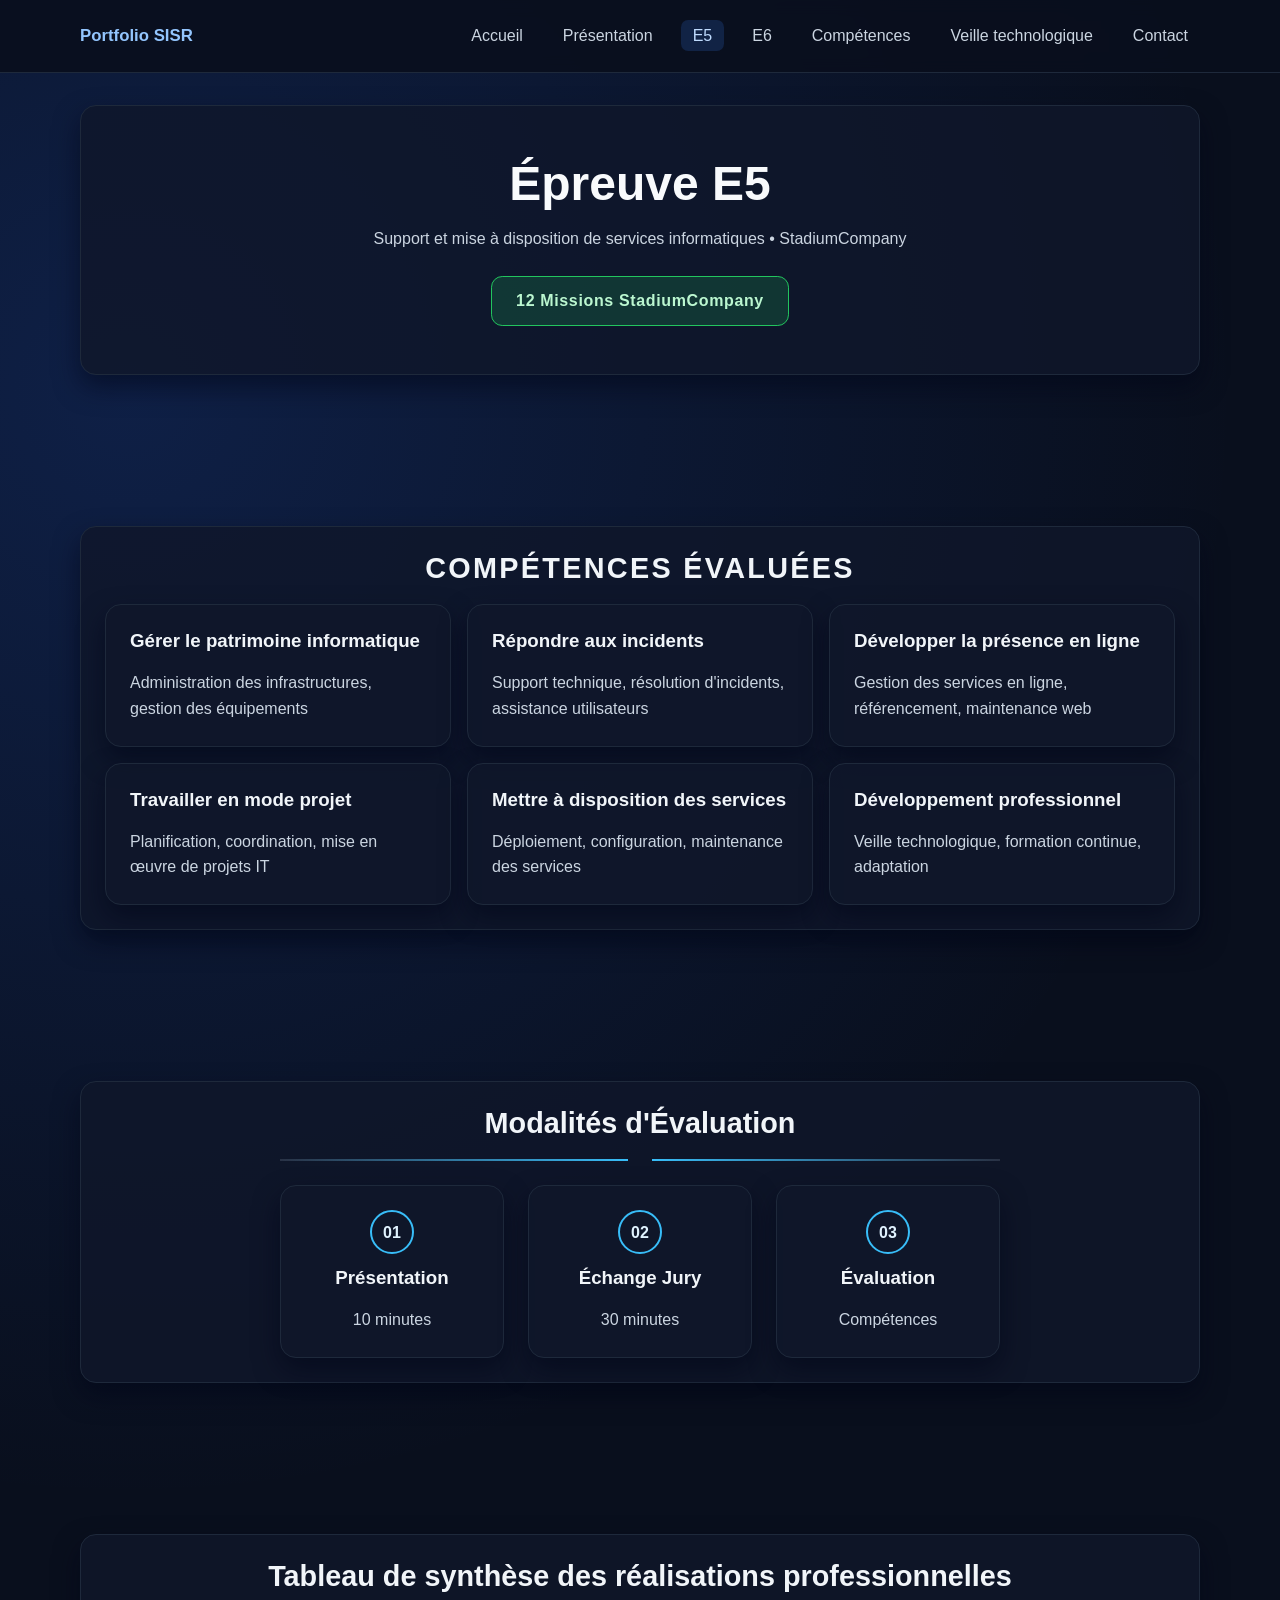
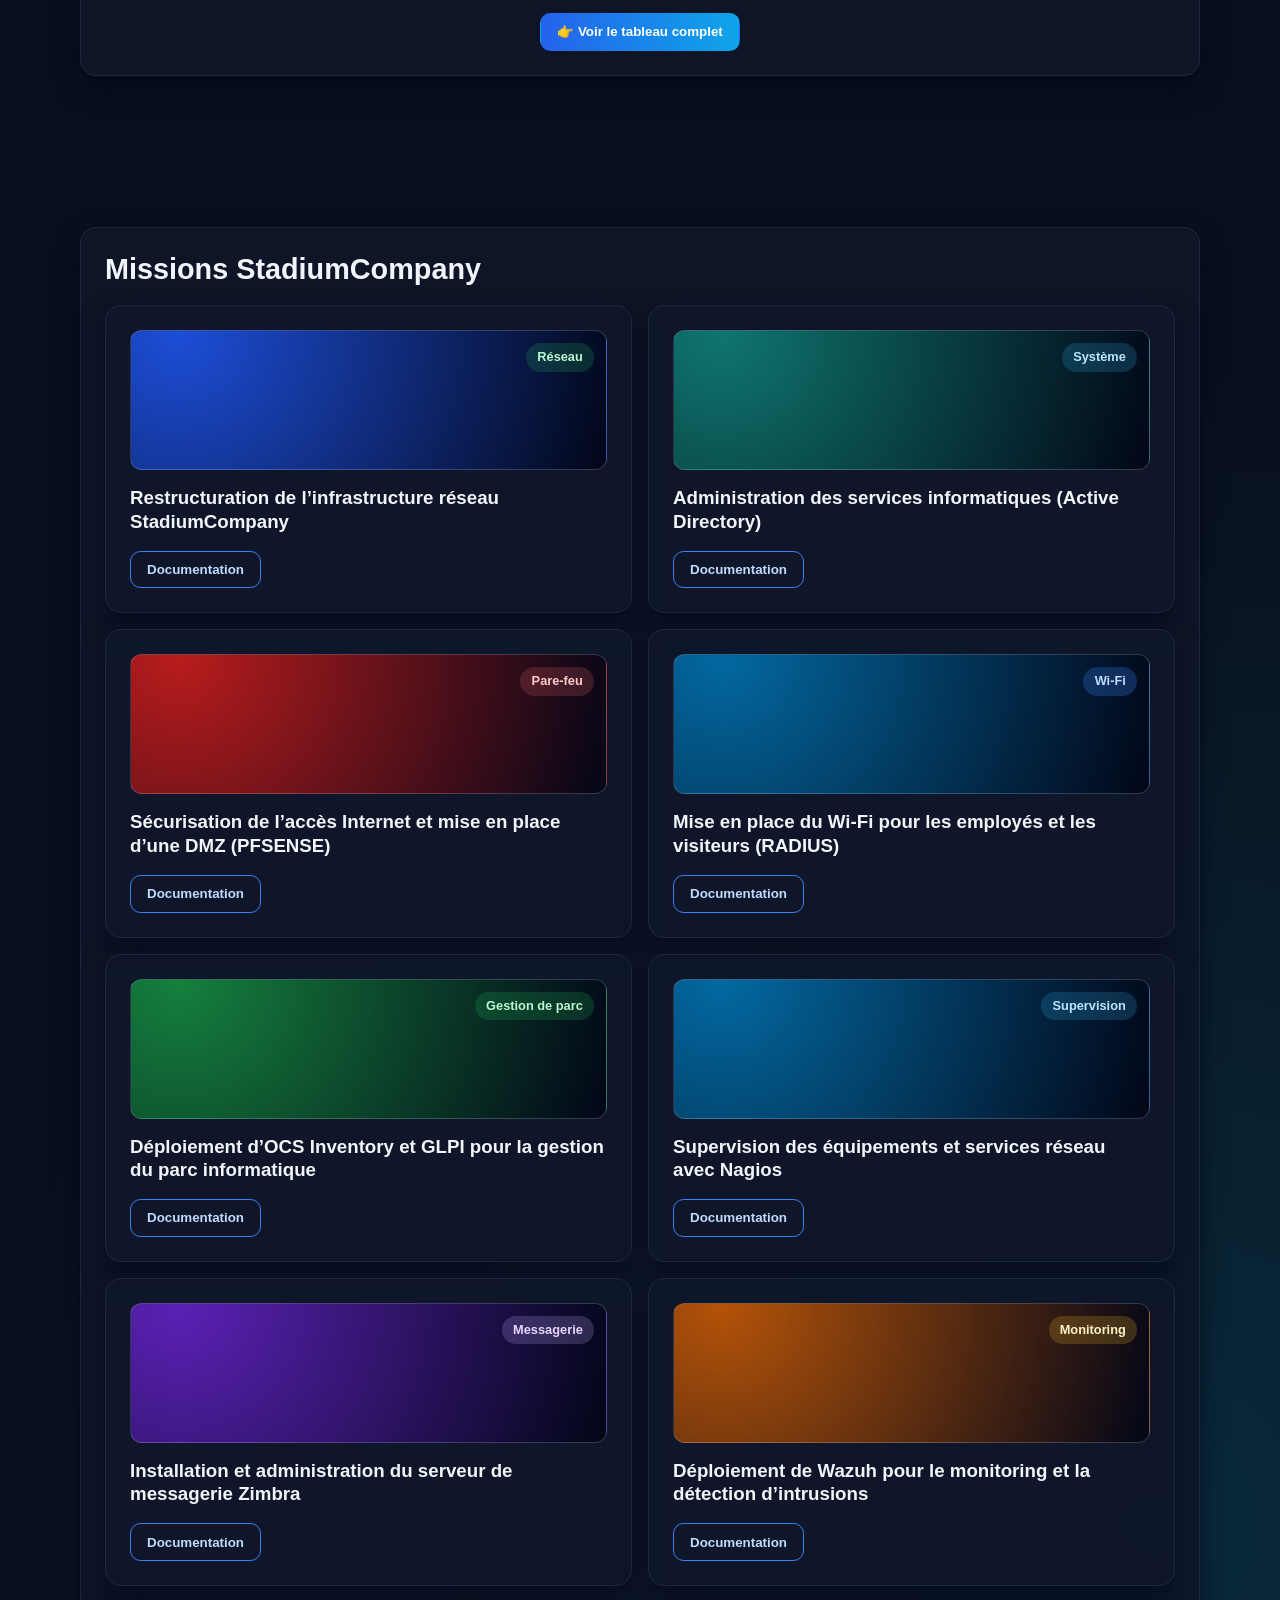
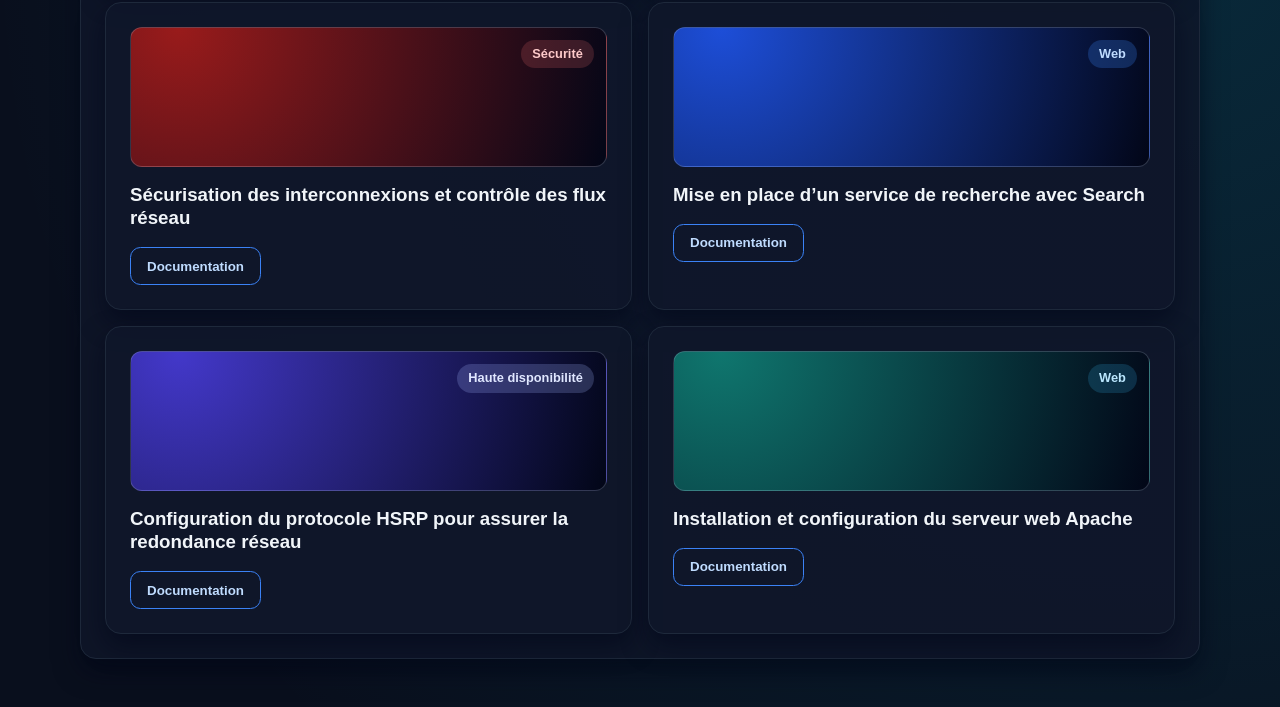
<file: e5.html>
<!DOCTYPE html>
<html lang="fr">
  <head>
    <meta charset="UTF-8" />
    <meta name="viewport" content="width=device-width, initial-scale=1.0" />
    <title>Portfolio BTS SIO SISR | E5</title>
    <link rel="stylesheet" href="style.css" />
  </head>
  <body class="home-dark">
    <header class="site-header">
      <nav class="container navbar">
        <a class="brand" href="index.html">Portfolio SISR</a>
        <ul class="nav-links">
          <li><a href="index.html">Accueil</a></li>
          <li><a href="presentation.html">Présentation</a></li>
          <li><a class="active" href="e5.html">E5</a></li>
          <li><a href="e6.html">E6</a></li>
          <li><a href="competences.html">Compétences</a></li>
          <li><a href="veille.html">Veille technologique</a></li>
          <li><a href="contact.html">Contact</a></li>
        </ul>
      </nav>
    </header>

    <main class="container">
      <!-- Hero / En-tête E5 -->
      <section class="card" style="text-align: center; padding: 3rem 2rem">
        <h1 style="font-size: clamp(2.2rem, 5vw, 3rem); margin-bottom: 0.75rem">
          Épreuve E5
        </h1>
        <p class="muted" style="margin-bottom: 1.5rem">
          Support et mise à disposition de services informatiques • StadiumCompany
        </p>
        <div class="cv-center" style="margin-top: 0">
          <span
            class="cv-box"
            style="
              border-color: #22c55e;
              background: rgba(34, 197, 94, 0.18);
              color: #bbf7d0;
              padding-inline: 1.5rem;
            "
          >
            12 Missions StadiumCompany
          </span>
        </div>
      </section>

      <!-- Bloc Compétences évaluées -->
      <section class="card section" style="margin-top: 4cm">
        <h2 style="text-align: center; letter-spacing: 0.08em">COMPÉTENCES ÉVALUÉES</h2>
        <div class="grid-3 section">
          <article class="card">
            <h3>Gérer le patrimoine informatique</h3>
            <p class="section">Administration des infrastructures, gestion des équipements</p>
          </article>
          <article class="card">
            <h3>Répondre aux incidents</h3>
            <p class="section">
              Support technique, résolution d'incidents, assistance utilisateurs
            </p>
          </article>
          <article class="card">
            <h3>Développer la présence en ligne</h3>
            <p class="section">
              Gestion des services en ligne, référencement, maintenance web
            </p>
          </article>
          <article class="card">
            <h3>Travailler en mode projet</h3>
            <p class="section">
              Planification, coordination, mise en œuvre de projets IT
            </p>
          </article>
          <article class="card">
            <h3>Mettre à disposition des services</h3>
            <p class="section">
              Déploiement, configuration, maintenance des services
            </p>
          </article>
          <article class="card">
            <h3>Développement professionnel</h3>
            <p class="section">
              Veille technologique, formation continue, adaptation
            </p>
          </article>
        </div>
      </section>

      <!-- Bloc Modalités d’évaluation -->
      <section class="card section" style="margin-top: 4cm">
        <h2 style="text-align: center">Modalités d'Évaluation</h2>
        <div
          class="section"
          style="
            display: flex;
            flex-direction: column;
            gap: 1.5rem;
            align-items: center;
          "
        >
          <div
            style="
              display: flex;
              align-items: center;
              justify-content: space-between;
              gap: 1.5rem;
              width: 100%;
              max-width: 720px;
            "
          >
            <div
              style="
                flex: 1;
                height: 2px;
                background: linear-gradient(to right, rgba(148, 163, 184, 0.2), #38bdf8);
              "
            ></div>
            <div
              style="
                flex: 1;
                height: 2px;
                background: linear-gradient(to right, #38bdf8, rgba(148, 163, 184, 0.2));
              "
            ></div>
          </div>

          <div
            style="
              display: grid;
              grid-template-columns: repeat(3, minmax(0, 1fr));
              gap: 1.5rem;
              width: 100%;
              max-width: 720px;
            "
          >
            <article class="card" style="text-align: center">
              <div
                style="
                  width: 44px;
                  height: 44px;
                  border-radius: 999px;
                  margin: 0 auto 0.75rem;
                  display: grid;
                  place-items: center;
                  border: 2px solid #38bdf8;
                  color: #e0f2fe;
                  font-weight: 700;
                "
              >
                01
              </div>
              <h3>Présentation</h3>
              <p class="section">10 minutes</p>
            </article>

            <article class="card" style="text-align: center">
              <div
                style="
                  width: 44px;
                  height: 44px;
                  border-radius: 999px;
                  margin: 0 auto 0.75rem;
                  display: grid;
                  place-items: center;
                  border: 2px solid #38bdf8;
                  color: #e0f2fe;
                  font-weight: 700;
                "
              >
                02
              </div>
              <h3>Échange Jury</h3>
              <p class="section">30 minutes</p>
            </article>

            <article class="card" style="text-align: center">
              <div
                style="
                  width: 44px;
                  height: 44px;
                  border-radius: 999px;
                  margin: 0 auto 0.75rem;
                  display: grid;
                  place-items: center;
                  border: 2px solid #38bdf8;
                  color: #e0f2fe;
                  font-weight: 700;
                "
              >
                03
              </div>
              <h3>Évaluation</h3>
              <p class="section">Compétences</p>
            </article>
          </div>
        </div>
      </section>

      <!-- Bloc Tableau de synthèse -->
      <section class="card section" style="margin-top: 4cm">
        <h2 style="text-align: center">
          Tableau de synthèse des réalisations professionnelles
        </h2>
        <div class="cv-center section">
          <a href="pdf/tableau de synthése .pdf" target="_blank" rel="noopener">
            <button class="btn btn-primary" type="button">
              👉 Voir le tableau complet
            </button>
          </a>
        </div>
      </section>

      <!-- Bloc Missions StadiumCompany -->
      <section class="card section" style="margin-top: 4cm">
        <h2>Missions StadiumCompany</h2>
        <div class="grid-2 section">
          <article class="card">
            <div
              style="
                position: relative;
                margin-bottom: 1rem;
                border-radius: 0.75rem;
                overflow: hidden;
                border: 1px solid rgba(148, 163, 184, 0.3);
                background: radial-gradient(circle at 10% 0, #1d4ed8, #020617);
                height: 140px;
              "
            >
              <span
                style="
                  position: absolute;
                  top: 0.75rem;
                  right: 0.75rem;
                  padding: 0.25rem 0.7rem;
                  border-radius: 999px;
                  background: rgba(34, 197, 94, 0.18);
                  color: #bbf7d0;
                  font-size: 0.8rem;
                  font-weight: 600;
                "
                >Réseau</span
              >
            </div>
            <h3>Restructuration de l’infrastructure réseau StadiumCompany</h3>
            
            <a href="pdf/stadium company (1).pdf" target="_blank" rel="noopener">
              <button class="btn btn-secondary section" type="button">
                Documentation
              </button>
            </a>
            
            </article>

          <article class="card">
            <div
              style="
                position: relative;
                margin-bottom: 1rem;
                border-radius: 0.75rem;
                overflow: hidden;
                border: 1px solid rgba(148, 163, 184, 0.3);
                background: radial-gradient(circle at 10% 0, #0f766e, #020617);
                height: 140px;
              "
            >
              <span
                style="
                  position: absolute;
                  top: 0.75rem;
                  right: 0.75rem;
                  padding: 0.25rem 0.7rem;
                  border-radius: 999px;
                  background: rgba(56, 189, 248, 0.18);
                  color: #bae6fd;
                  font-size: 0.8rem;
                  font-weight: 600;
                "
                >Système</span
              >
            </div>
            <h3>Administration des services informatiques (Active Directory)</h3>
            <a href="pdf/Active Directory.pdf" target="_blank" rel="noopener">
              <button class="btn btn-secondary section" type="button">
                Documentation
              </button>
            </a>
          </article>

          <article class="card">
            <div
              style="
                position: relative;
                margin-bottom: 1rem;
                border-radius: 0.75rem;
                overflow: hidden;
                border: 1px solid rgba(148, 163, 184, 0.3);
                background: radial-gradient(circle at 10% 0, #b91c1c, #020617);
                height: 140px;
              "
            >
              <span
                style="
                  position: absolute;
                  top: 0.75rem;
                  right: 0.75rem;
                  padding: 0.25rem 0.7rem;
                  border-radius: 999px;
                  background: rgba(248, 113, 113, 0.18);
                  color: #fecaca;
                  font-size: 0.8rem;
                  font-weight: 600;
                "
                >Pare-feu</span
              >
            </div>
            <h3>
              Sécurisation de l’accès Internet et mise en place d’une DMZ (PFSENSE)
            </h3>
            <a href="pdf/Pfsense.pdf" target="_blank" rel="noopener">
              <button class="btn btn-secondary section" type="button">
                Documentation
              </button>
            </a>
          </article>

          <article class="card">
            <div
              style="
                position: relative;
                margin-bottom: 1rem;
                border-radius: 0.75rem;
                overflow: hidden;
                border: 1px solid rgba(148, 163, 184, 0.3);
                background: radial-gradient(circle at 10% 0, #0369a1, #020617);
                height: 140px;
              "
            >
              <span
                style="
                  position: absolute;
                  top: 0.75rem;
                  right: 0.75rem;
                  padding: 0.25rem 0.7rem;
                  border-radius: 999px;
                  background: rgba(59, 130, 246, 0.25);
                  color: #bfdbfe;
                  font-size: 0.8rem;
                  font-weight: 600;
                "
                >Wi-Fi</span
              >
            </div>
            <h3>
              Mise en place du Wi-Fi pour les employés et les visiteurs (RADIUS)
            </h3>
            <a href="pdf/Radius Wifi.pdf" target="_blank" rel="noopener">
              <button class="btn btn-secondary section" type="button">
                Documentation
              </button>
            </a>
          </article>

          <article class="card">
            <div
              style="
                position: relative;
                margin-bottom: 1rem;
                border-radius: 0.75rem;
                overflow: hidden;
                border: 1px solid rgba(148, 163, 184, 0.3);
                background: radial-gradient(circle at 10% 0, #15803d, #020617);
                height: 140px;
              "
            >
              <span
                style="
                  position: absolute;
                  top: 0.75rem;
                  right: 0.75rem;
                  padding: 0.25rem 0.7rem;
                  border-radius: 999px;
                  background: rgba(34, 197, 94, 0.18);
                  color: #bbf7d0;
                  font-size: 0.8rem;
                  font-weight: 600;
                "
                >Gestion de parc</span
              >
            </div>
            <h3>
              Déploiement d’OCS Inventory et GLPI pour la gestion du parc informatique
            </h3>
            <a href="pdf/ocs glpi.pdf" target="_blank" rel="noopener">
              <button class="btn btn-secondary section" type="button">
                Documentation
              </button>
            </a>
          </article>

          <article class="card">
            <div
              style="
                position: relative;
                margin-bottom: 1rem;
                border-radius: 0.75rem;
                overflow: hidden;
                border: 1px solid rgba(148, 163, 184, 0.3);
                background: radial-gradient(circle at 10% 0, #0369a1, #020617);
                height: 140px;
              "
            >
              <span
                style="
                  position: absolute;
                  top: 0.75rem;
                  right: 0.75rem;
                  padding: 0.25rem 0.7rem;
                  border-radius: 999px;
                  background: rgba(56, 189, 248, 0.18);
                  color: #bae6fd;
                  font-size: 0.8rem;
                  font-weight: 600;
                "
                >Supervision</span
              >
            </div>
            <h3>Supervision des équipements et services réseau avec Nagios</h3>
            <a href="pdf/Nagios.pdf" target="_blank" rel="noopener">
              <button class="btn btn-secondary section" type="button">
                Documentation
              </button>
            </a>
          </article>

          <article class="card">
            <div
              style="
                position: relative;
                margin-bottom: 1rem;
                border-radius: 0.75rem;
                overflow: hidden;
                border: 1px solid rgba(148, 163, 184, 0.3);
                background: radial-gradient(circle at 10% 0, #5b21b6, #020617);
                height: 140px;
              "
            >
              <span
                style="
                  position: absolute;
                  top: 0.75rem;
                  right: 0.75rem;
                  padding: 0.25rem 0.7rem;
                  border-radius: 999px;
                  background: rgba(196, 181, 253, 0.2);
                  color: #e9d5ff;
                  font-size: 0.8rem;
                  font-weight: 600;
                "
                >Messagerie</span
              >
            </div>
            <h3>Installation et administration du serveur de messagerie Zimbra</h3>
            <a href="pdf/Zimbra.pdf" target="_blank" rel="noopener">
              <button class="btn btn-secondary section" type="button">
                Documentation
              </button>
            </a>
          </article>

          <article class="card">
            <div
              style="
                position: relative;
                margin-bottom: 1rem;
                border-radius: 0.75rem;
                overflow: hidden;
                border: 1px solid rgba(148, 163, 184, 0.3);
                background: radial-gradient(circle at 10% 0, #b45309, #020617);
                height: 140px;
              "
            >
              <span
                style="
                  position: absolute;
                  top: 0.75rem;
                  right: 0.75rem;
                  padding: 0.25rem 0.7rem;
                  border-radius: 999px;
                  background: rgba(251, 191, 36, 0.2);
                  color: #fef3c7;
                  font-size: 0.8rem;
                  font-weight: 600;
                "
                >Monitoring</span
              >
            </div>
            <h3>
              Déploiement de Wazuh pour le monitoring et la détection d’intrusions
            </h3>
            <a href="pdf/Wazuh.pdf" target="_blank" rel="noopener">
              <button class="btn btn-secondary section" type="button">
                Documentation
              </button>
            </a>
          </article>

          <article class="card">
            <div
              style="
                position: relative;
                margin-bottom: 1rem;
                border-radius: 0.75rem;
                overflow: hidden;
                border: 1px solid rgba(148, 163, 184, 0.3);
                background: radial-gradient(circle at 10% 0, #991b1b, #020617);
                height: 140px;
              "
            >
              <span
                style="
                  position: absolute;
                  top: 0.75rem;
                  right: 0.75rem;
                  padding: 0.25rem 0.7rem;
                  border-radius: 999px;
                  background: rgba(248, 113, 113, 0.18);
                  color: #fecaca;
                  font-size: 0.8rem;
                  font-weight: 600;
                "
                >Sécurité</span
              >
            </div>
            <h3>Sécurisation des interconnexions et contrôle des flux réseau</h3>
            <a href="pdf/sécurisation des interconnexions.pdf" target="_blank" rel="noopener">
              <button class="btn btn-secondary section" type="button">
                Documentation
              </button>
            </a>
          </article>

          <article class="card">
            <div
              style="
                position: relative;
                margin-bottom: 1rem;
                border-radius: 0.75rem;
                overflow: hidden;
                border: 1px solid rgba(148, 163, 184, 0.3);
                background: radial-gradient(circle at 10% 0, #1d4ed8, #020617);
                height: 140px;
              "
            >
              <span
                style="
                  position: absolute;
                  top: 0.75rem;
                  right: 0.75rem;
                  padding: 0.25rem 0.7rem;
                  border-radius: 999px;
                  background: rgba(59, 130, 246, 0.25);
                  color: #bfdbfe;
                  font-size: 0.8rem;
                  font-weight: 600;
                "
                >Web</span
              >
            </div>
            <h3>Mise en place d’un service de recherche avec Search</h3>
            <a href="pdf/search.pdf" target="_blank" rel="noopener">
              <button class="btn btn-secondary section" type="button">
                Documentation
              </button>
            </a>
          </article>

          <article class="card">
            <div
              style="
                position: relative;
                margin-bottom: 1rem;
                border-radius: 0.75rem;
                overflow: hidden;
                border: 1px solid rgba(148, 163, 184, 0.3);
                background: radial-gradient(circle at 10% 0, #4338ca, #020617);
                height: 140px;
              "
            >
              <span
                style="
                  position: absolute;
                  top: 0.75rem;
                  right: 0.75rem;
                  padding: 0.25rem 0.7rem;
                  border-radius: 999px;
                  background: rgba(165, 180, 252, 0.22);
                  color: #e0e7ff;
                  font-size: 0.8rem;
                  font-weight: 600;
                "
                >Haute disponibilité</span
              >
            </div>
            <h3>Configuration du protocole HSRP pour assurer la redondance réseau</h3>
            <a href="pdf/HSRP.pdf" target="_blank" rel="noopener">
              <button class="btn btn-secondary section" type="button">
                Documentation
              </button>
            </a>
          </article>

          <article class="card">
            <div
              style="
                position: relative;
                margin-bottom: 1rem;
                border-radius: 0.75rem;
                overflow: hidden;
                border: 1px solid rgba(148, 163, 184, 0.3);
                background: radial-gradient(circle at 10% 0, #0f766e, #020617);
                height: 140px;
              "
            >
              <span
                style="
                  position: absolute;
                  top: 0.75rem;
                  right: 0.75rem;
                  padding: 0.25rem 0.7rem;
                  border-radius: 999px;
                  background: rgba(56, 189, 248, 0.18);
                  color: #bae6fd;
                  font-size: 0.8rem;
                  font-weight: 600;
                "
                >Web</span
              >
            </div>
            <h3>Installation et configuration du serveur web Apache</h3>
            <a href="pdf/apache.pdf" target="_blank" rel="noopener">
              <button class="btn btn-secondary section" type="button">
                Documentation
              </button>
            </a>
          </article>
        </div>
      </section>
    </main>
  </body>
</html>
</file>
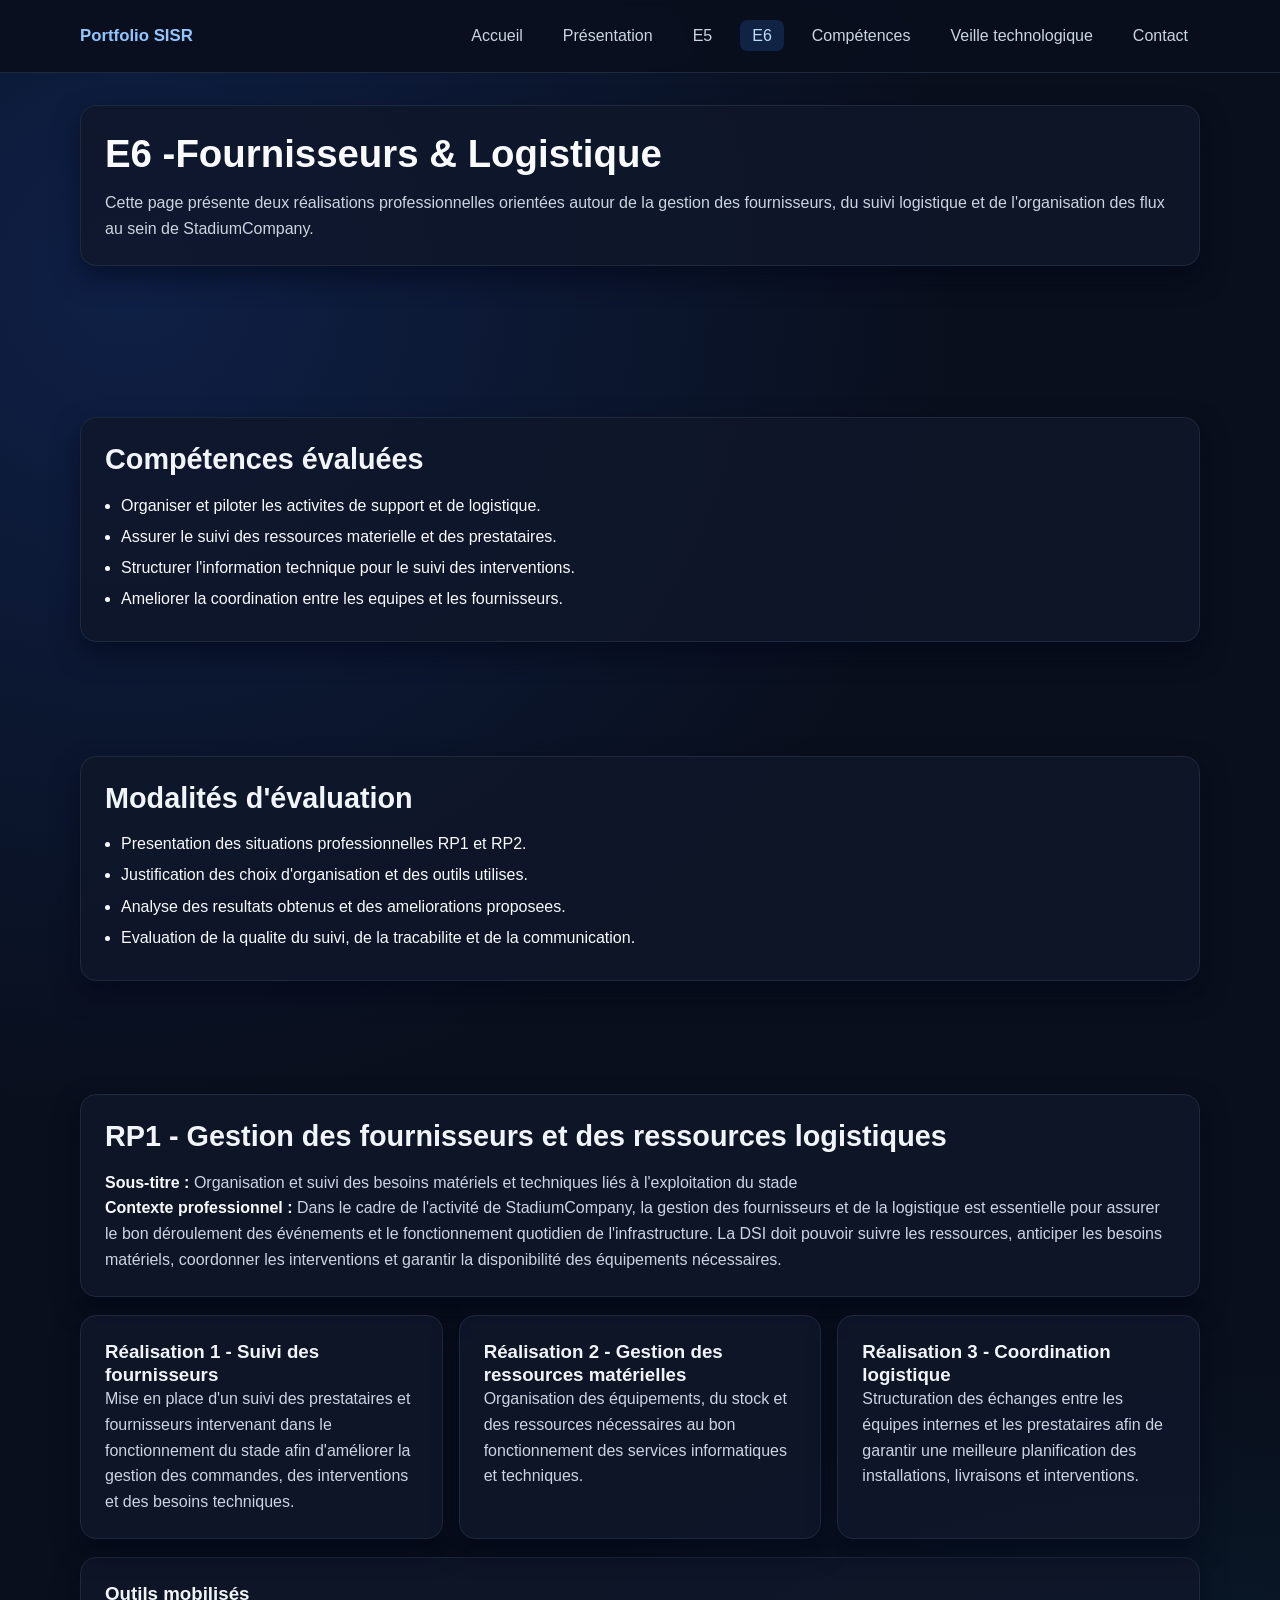
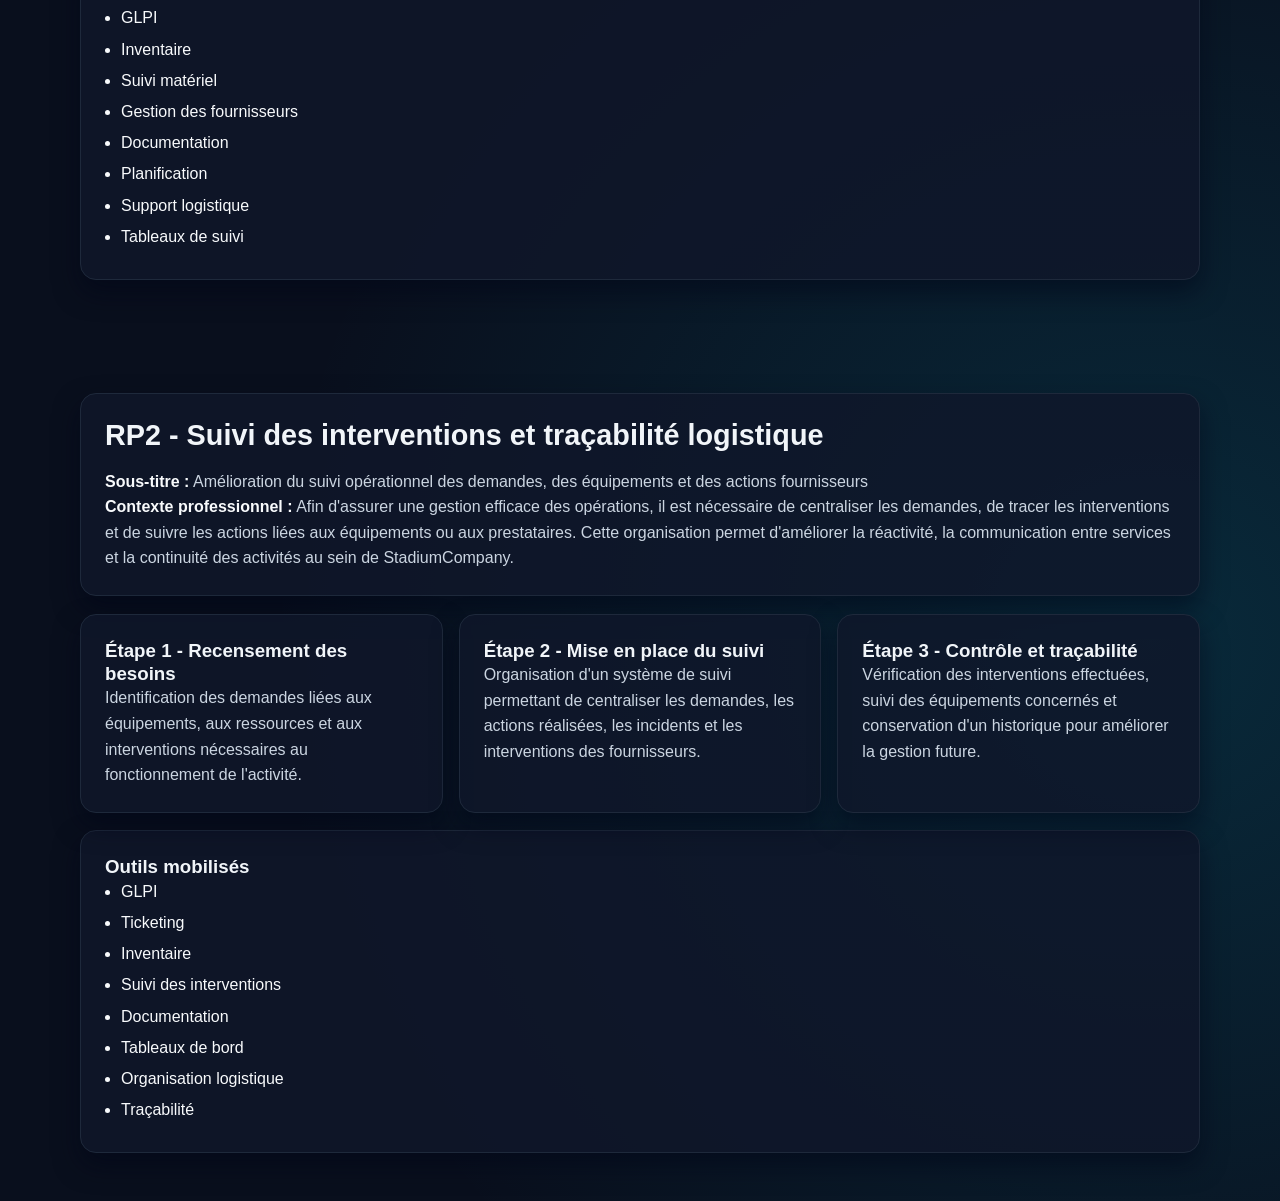
<file: e6.html>
<!DOCTYPE html>
<html lang="fr">
  <head>
    <meta charset="UTF-8" />
    <meta name="viewport" content="width=device-width, initial-scale=1.0" />
    <title>Portfolio BTS SIO SISR | E6</title>
    <link rel="stylesheet" href="style.css" />
  </head>
  <body class="home-dark">
    <header class="site-header">
      <nav class="container navbar">
        <a class="brand" href="index.html">Portfolio SISR</a>
        <ul class="nav-links">
          <li><a href="index.html">Accueil</a></li>
          <li><a href="presentation.html">Présentation</a></li>
          <li><a href="e5.html">E5</a></li>
          <li><a class="active" href="e6.html">E6</a></li>
          <li><a href="competences.html">Compétences</a></li>
          <li><a href="veille.html">Veille technologique</a></li>
          <li><a href="contact.html">Contact</a></li>
        </ul>
      </nav>
    </header>

    <main class="container">
      <section class="card">
        <h1>E6 -Fournisseurs & Logistique </h1>
        <p>
          Cette page présente deux réalisations professionnelles orientées autour de la
          gestion des fournisseurs, du suivi logistique et de l'organisation des flux
          au sein de StadiumCompany.
        </p>
      </section>

      <section class="card section" style="margin-top: 4cm">
        <h2>Compétences évaluées</h2>
        <ul class="list">
          <li>Organiser et piloter les activites de support et de logistique.</li>
          <li>Assurer le suivi des ressources materielle et des prestataires.</li>
          <li>Structurer l'information technique pour le suivi des interventions.</li>
          <li>Ameliorer la coordination entre les equipes et les fournisseurs.</li>
        </ul>
      </section>

      <section class="card section" style="margin-top: 3cm">
        <h2>Modalités d'évaluation</h2>
        <ul class="list">
          <li>Presentation des situations professionnelles RP1 et RP2.</li>
          <li>Justification des choix d'organisation et des outils utilises.</li>
          <li>Analyse des resultats obtenus et des ameliorations proposees.</li>
          <li>Evaluation de la qualite du suivi, de la tracabilite et de la communication.</li>
        </ul>
      </section>

      <section class="card section" style="margin-top: 3cm">
        <h2>RP1 - Gestion des fournisseurs et des ressources logistiques</h2>
        <p>
          <strong>Sous-titre :</strong> Organisation et suivi des besoins matériels et
          techniques liés à l'exploitation du stade
        </p>
        <p>
          <strong>Contexte professionnel :</strong> Dans le cadre de l'activité de
          StadiumCompany, la gestion des fournisseurs et de la logistique est essentielle
          pour assurer le bon déroulement des événements et le fonctionnement quotidien
          de l'infrastructure. La DSI doit pouvoir suivre les ressources, anticiper les
          besoins matériels, coordonner les interventions et garantir la disponibilité
          des équipements nécessaires.
        </p>
      </section>

      <section class="grid-3 section">
        <article class="card">
          <h3>Réalisation 1 - Suivi des fournisseurs</h3>
          <p>
            Mise en place d'un suivi des prestataires et fournisseurs intervenant dans
            le fonctionnement du stade afin d'améliorer la gestion des commandes, des
            interventions et des besoins techniques.
          </p>
        </article>
        <article class="card">
          <h3>Réalisation 2 - Gestion des ressources matérielles</h3>
          <p>
            Organisation des équipements, du stock et des ressources nécessaires au bon
            fonctionnement des services informatiques et techniques.
          </p>
        </article>
        <article class="card">
          <h3>Réalisation 3 - Coordination logistique</h3>
          <p>
            Structuration des échanges entre les équipes internes et les prestataires
            afin de garantir une meilleure planification des installations, livraisons
            et interventions.
          </p>
        </article>
      </section>

      <section class="card section">
        <h3>Outils mobilisés</h3>
        <ul class="list">
          <li>GLPI</li>
          <li>Inventaire</li>
          <li>Suivi matériel</li>
          <li>Gestion des fournisseurs</li>
          <li>Documentation</li>
          <li>Planification</li>
          <li>Support logistique</li>
          <li>Tableaux de suivi</li>
        </ul>
      </section>

      <section class="card section section-lg" style="margin-top: 3cm">
        <h2>RP2 - Suivi des interventions et traçabilité logistique</h2>
        <p>
          <strong>Sous-titre :</strong> Amélioration du suivi opérationnel des demandes,
          des équipements et des actions fournisseurs
        </p>
        <p>
          <strong>Contexte professionnel :</strong> Afin d'assurer une gestion efficace
          des opérations, il est nécessaire de centraliser les demandes, de tracer les
          interventions et de suivre les actions liées aux équipements ou aux
          prestataires. Cette organisation permet d'améliorer la réactivité, la
          communication entre services et la continuité des activités au sein de
          StadiumCompany.
        </p>
      </section>

      <section class="grid-3 section">
        <article class="card">
          <h3>Étape 1 - Recensement des besoins</h3>
          <p>
            Identification des demandes liées aux équipements, aux ressources et aux
            interventions nécessaires au fonctionnement de l'activité.
          </p>
        </article>
        <article class="card">
          <h3>Étape 2 - Mise en place du suivi</h3>
          <p>
            Organisation d'un système de suivi permettant de centraliser les demandes,
            les actions réalisées, les incidents et les interventions des fournisseurs.
          </p>
        </article>
        <article class="card">
          <h3>Étape 3 - Contrôle et traçabilité</h3>
          <p>
            Vérification des interventions effectuées, suivi des équipements concernés
            et conservation d'un historique pour améliorer la gestion future.
          </p>
        </article>
      </section>

      <section class="card section">
        <h3>Outils mobilisés</h3>
        <ul class="list">
          <li>GLPI</li>
          <li>Ticketing</li>
          <li>Inventaire</li>
          <li>Suivi des interventions</li>
          <li>Documentation</li>
          <li>Tableaux de bord</li>
          <li>Organisation logistique</li>
          <li>Traçabilité</li>
        </ul>
      </section>
    </main>
  </body>
</html>
</file>
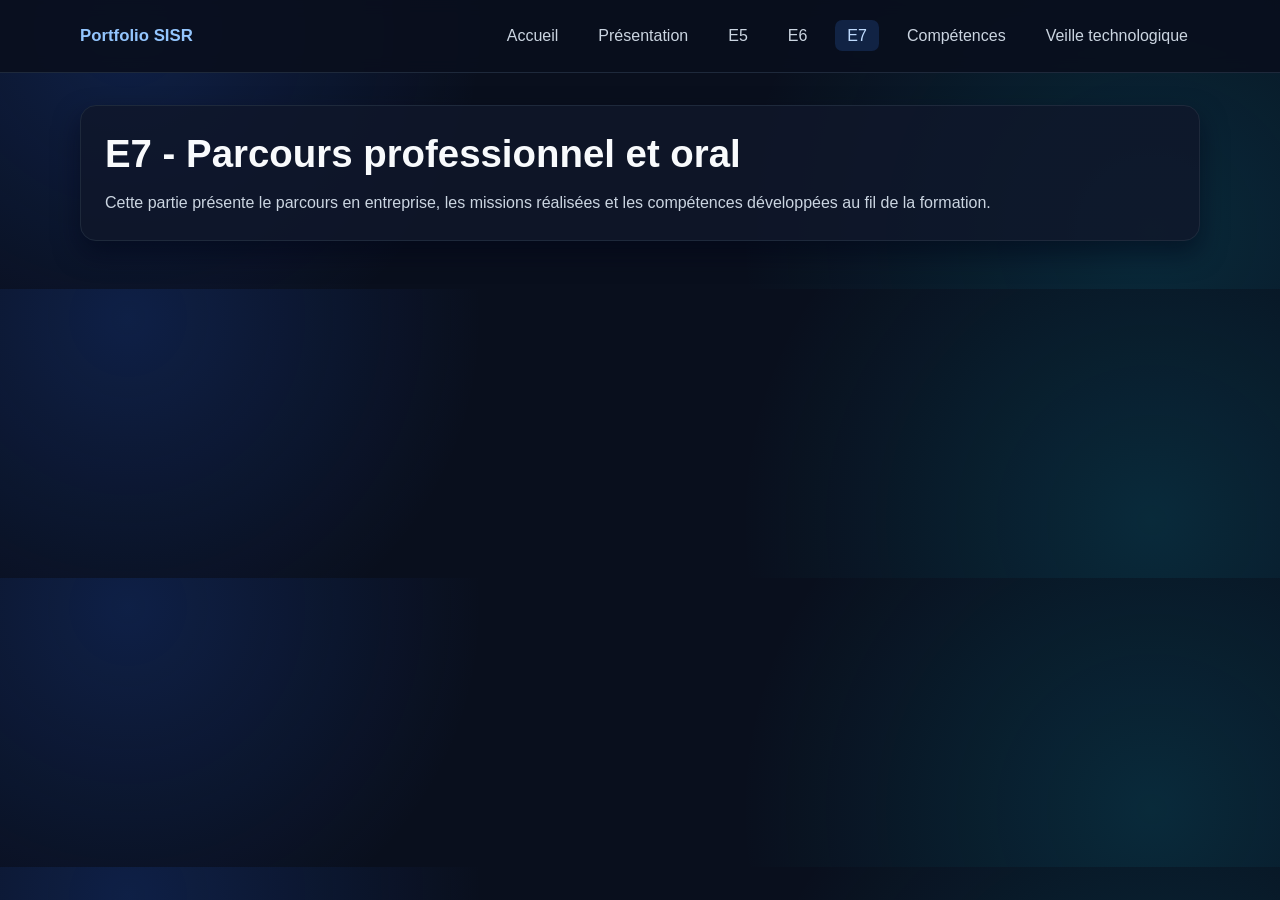
<file: e7.html>
<!DOCTYPE html>
<html lang="fr">
  <head>
    <meta charset="UTF-8" />
    <meta name="viewport" content="width=device-width, initial-scale=1.0" />
    <title>Portfolio BTS SIO SISR | E7</title>
    <link rel="stylesheet" href="style.css" />
  </head>
  <body class="home-dark">
    <header class="site-header">
      <nav class="container navbar">
        <a class="brand" href="index.html">Portfolio SISR</a>
        <ul class="nav-links">
          <li><a href="index.html">Accueil</a></li>
          <li><a href="presentation.html">Présentation</a></li>
          <li><a href="e5.html">E5</a></li>
          <li><a href="e6.html">E6</a></li>
          <li><a class="active" href="e7.html">E7</a></li>
          <li><a href="competences.html">Compétences</a></li>
          <li><a href="veille.html">Veille technologique</a></li>
        </ul>
      </nav>
    </header>

    <main class="container">
      <section class="card">
        <h1>E7 - Parcours professionnel et oral</h1>
        <p>
          Cette partie présente le parcours en entreprise, les missions réalisées
          et les compétences développées au fil de la formation.
        </p>
      </section>
    </main>
  </body>
</html>
</file>
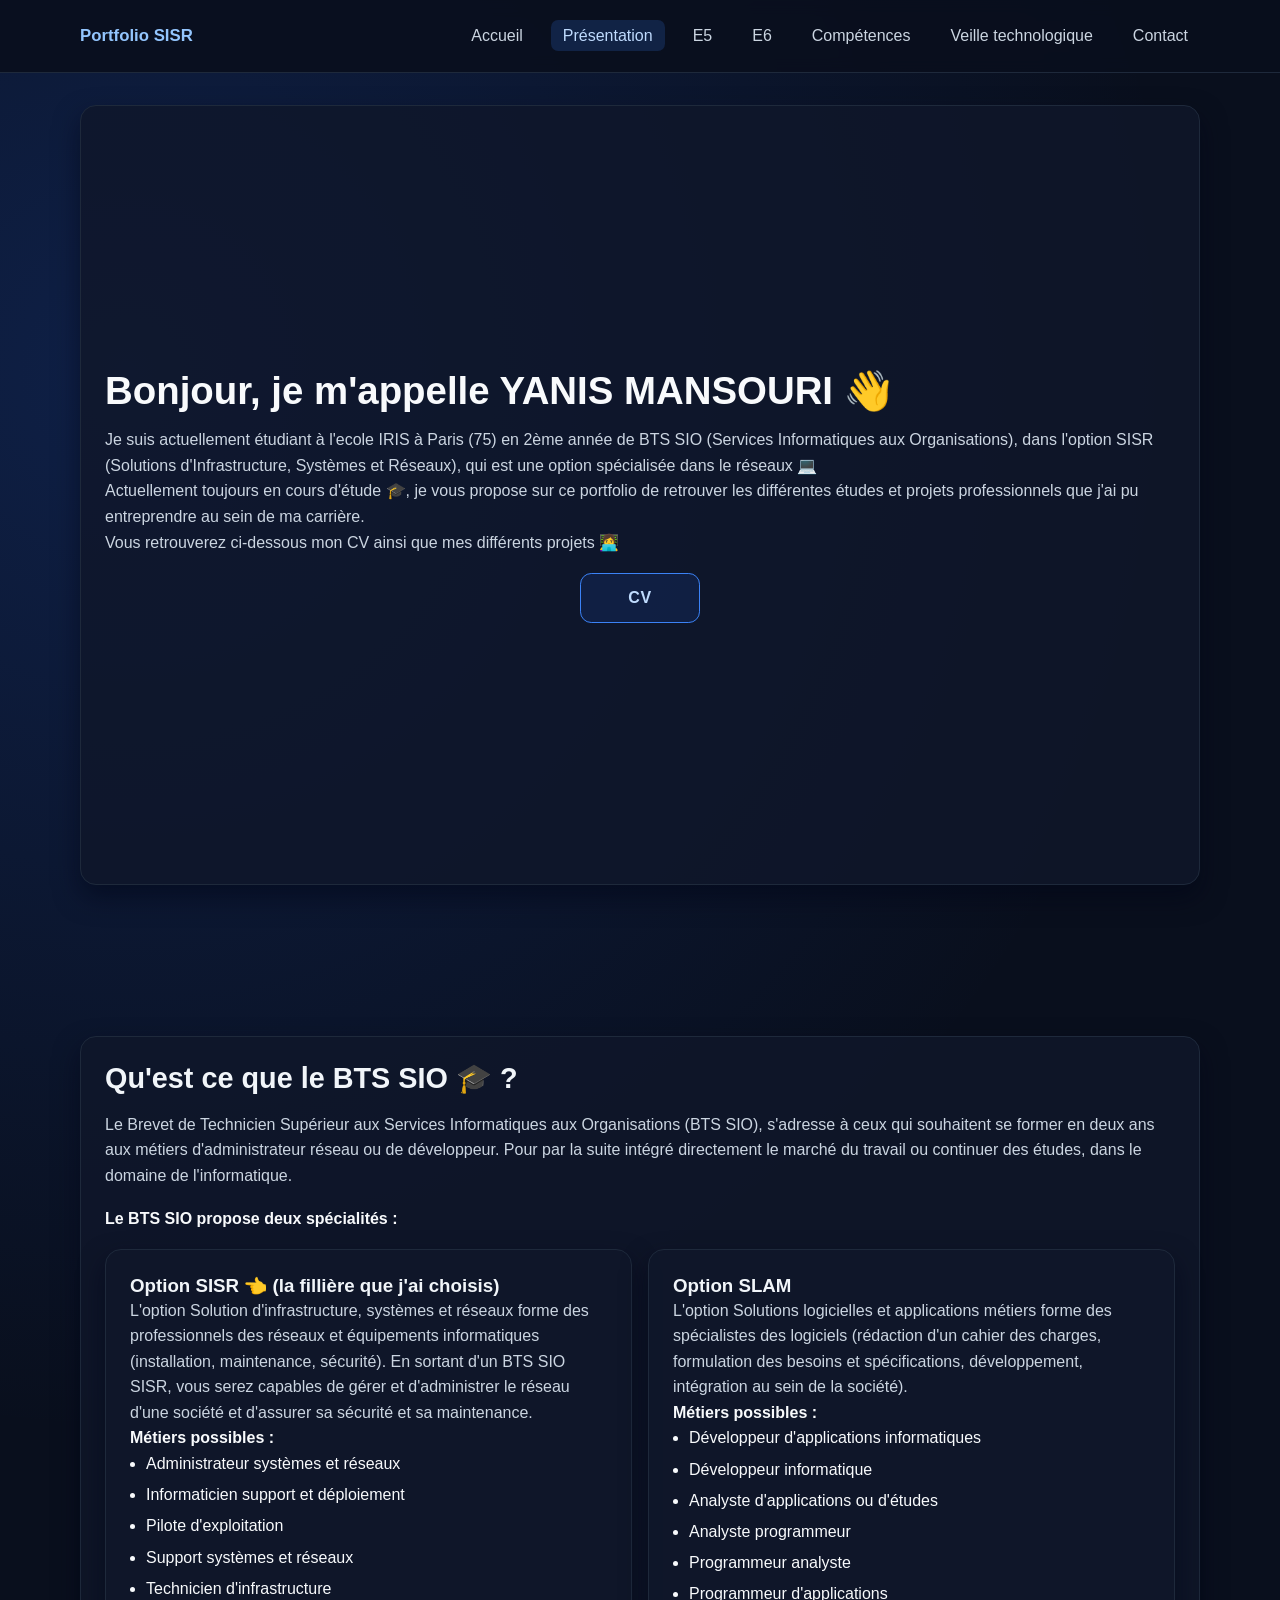
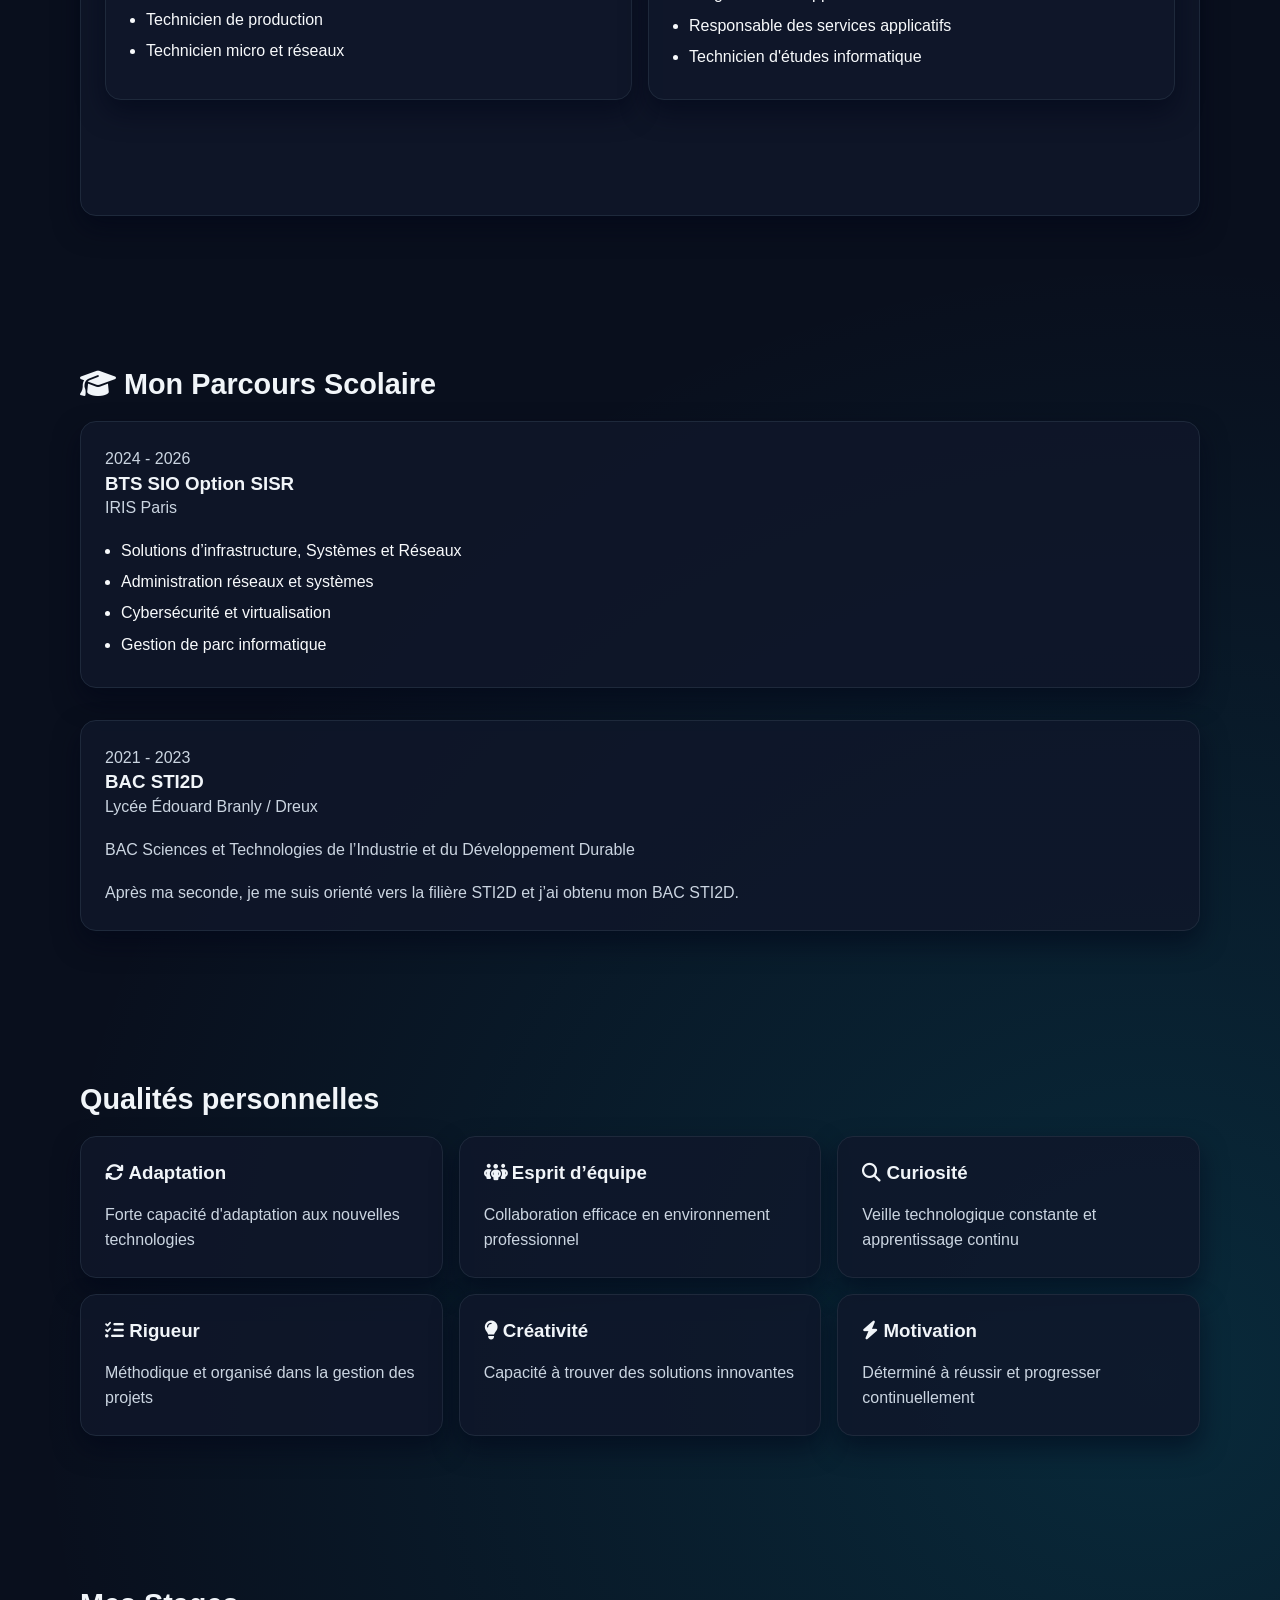
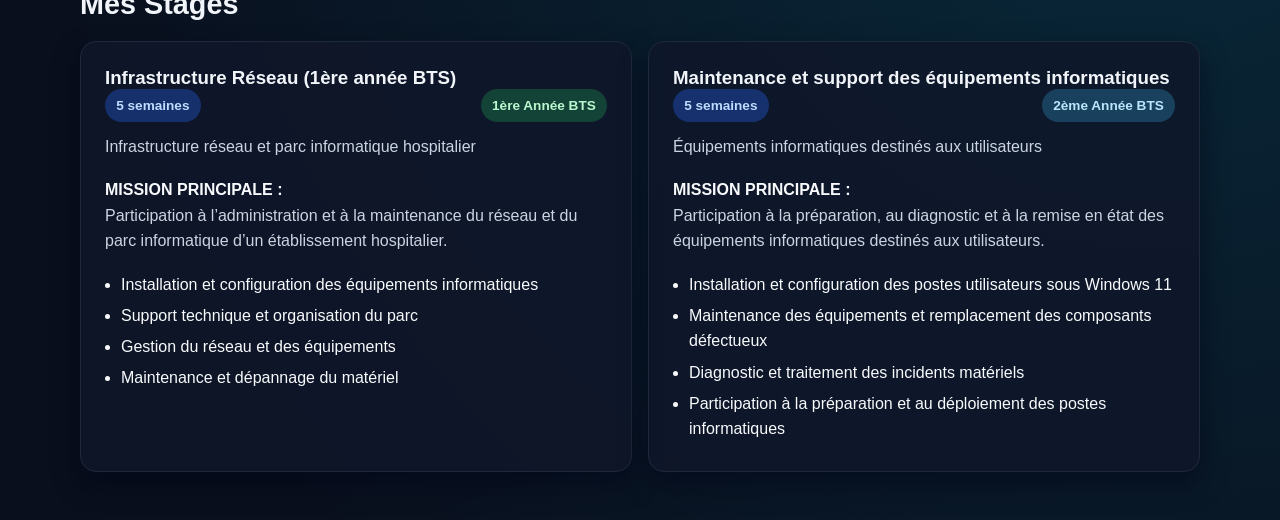
<file: presentation.html>
<!DOCTYPE html>
<html lang="fr">
  <head>
    <meta charset="UTF-8" />
    <meta name="viewport" content="width=device-width, initial-scale=1.0" />
    <title>Portfolio BTS SIO SISR | Présentation</title>
    <link rel="stylesheet" href="style.css" />
    <link
      rel="stylesheet"
      href="https://cdnjs.cloudflare.com/ajax/libs/font-awesome/6.5.1/css/all.min.css"
    />
  </head>
  <body class="home-dark">
    <header class="site-header">
      <nav class="container navbar">
        <a class="brand" href="index.html">Portfolio SISR</a>
        <ul class="nav-links">
          <li><a href="index.html">Accueil</a></li>
          <li><a class="active" href="presentation.html">Présentation</a></li>
          <li><a href="e5.html">E5</a></li>
          <li><a href="e6.html">E6</a></li>
          <li><a href="competences.html">Compétences</a></li>
          <li><a href="veille.html">Veille technologique</a></li>
          <li><a href="contact.html">Contact</a></li>
        </ul>
      </nav>
    </header>

    <main class="container">
      <section class="card full-page-section intro-section">
        <h1>Bonjour, je m'appelle YANIS MANSOURI 👋</h1>
        <p>
          Je suis actuellement étudiant à l'ecole IRIS à Paris (75) en 2ème année de BTS SIO
          (Services Informatiques aux Organisations), dans l'option SISR (Solutions
          d'Infrastructure, Systèmes et Réseaux), qui est une option spécialisée
          dans le réseaux 💻
        </p>
        <p>
          Actuellement toujours en cours d'étude 🎓, je vous propose sur ce portfolio
          de retrouver les différentes études et projets professionnels que j'ai
          pu entreprendre au sein de ma carrière.
        </p>
        <p>
          Vous retrouverez ci-dessous mon CV ainsi que mes différents projets 👩‍💻
        </p>
        <div class="cv-center">
          <a class="cv-box" href="pdf/CV école yanis (1).pdf" target="_blank" rel="noopener">CV</a>
        </div>
      </section>

      <section class="card section full-page-section" style="margin-top: 4cm">
        <h2>Qu'est ce que le BTS SIO 🎓 ?</h2>
        <p>
          Le Brevet de Technicien Supérieur aux Services Informatiques aux Organisations
          (BTS SIO), s'adresse à ceux qui souhaitent se former en deux ans aux métiers
          d'administrateur réseau ou de développeur. Pour par la suite intégré directement
          le marché du travail ou continuer des études, dans le domaine de l'informatique.
        </p>
        <p class="section"><strong>Le BTS SIO propose deux spécialités :</strong></p>
        <div class="grid-2 section">
          <article class="card">
            <h3>Option SISR 👈 (la fillière que j'ai choisis)</h3>
            <p>
              L'option Solution d'infrastructure, systèmes et réseaux forme des professionnels
              des réseaux et équipements informatiques (installation, maintenance, sécurité).
              En sortant d'un BTS SIO SISR, vous serez capables de gérer et d'administrer
              le réseau d'une société et d'assurer sa sécurité et sa maintenance.
            </p>
            <p><strong>Métiers possibles :</strong></p>
            <ul class="list">
              <li>Administrateur systèmes et réseaux</li>
              <li>Informaticien support et déploiement</li>
              <li>Pilote d'exploitation</li>
              <li>Support systèmes et réseaux</li>
              <li>Technicien d'infrastructure</li>
              <li>Technicien de production</li>
              <li>Technicien micro et réseaux</li>
            </ul>
          </article>

          <article class="card">
            <h3>Option SLAM</h3>
            <p>
              L'option Solutions logicielles et applications métiers forme des spécialistes
              des logiciels (rédaction d'un cahier des charges, formulation des besoins et
              spécifications, développement, intégration au sein de la société).
            </p>
            <p><strong>Métiers possibles :</strong></p>
            <ul class="list">
              <li>Développeur d'applications informatiques</li>
              <li>Développeur informatique</li>
              <li>Analyste d'applications ou d'études</li>
              <li>Analyste programmeur</li>
              <li>Programmeur analyste</li>
              <li>Programmeur d'applications</li>
              <li>Responsable des services applicatifs</li>
              <li>Technicien d'études informatique</li>
            </ul>
          </article>
        </div>
      </section>

      <section class="section" style="margin-top: 4cm">
        <h2><i class="fa-solid fa-graduation-cap"></i> Mon Parcours Scolaire</h2>
      </section>

      <section class="card section">
        <p class="muted">2024 - 2026</p>
        <h3>BTS SIO Option SISR</h3>
        <p class="muted">IRIS Paris</p>
        <ul class="list section">
          <li>Solutions d’infrastructure, Systèmes et Réseaux</li>
          <li>Administration réseaux et systèmes</li>
          <li>Cybersécurité et virtualisation</li>
          <li>Gestion de parc informatique</li>
        </ul>
      </section>

      <section class="card section section-lg">
        <p class="muted">2021 - 2023</p>
        <h3>BAC STI2D</h3>
        <p class="muted">Lycée Édouard Branly / Dreux</p>
        <p class="section">
          BAC Sciences et Technologies de l’Industrie et du Développement Durable
        </p>
        <p class="section">
          Après ma seconde, je me suis orienté vers la filière STI2D et j’ai obtenu mon
          BAC STI2D.
        </p>
      </section>

      <section class="section section-lg" style="margin-top: 4cm">
        <h2>Qualités personnelles</h2>
      </section>

      <section class="grid-3 section">
        <article class="card">
          <h3><i class="fa-solid fa-arrows-rotate"></i> Adaptation</h3>
          <p class="section">Forte capacité d'adaptation aux nouvelles technologies</p>
        </article>

        <article class="card">
          <h3><i class="fa-solid fa-people-group"></i> Esprit d’équipe</h3>
          <p class="section">Collaboration efficace en environnement professionnel</p>
        </article>

        <article class="card">
          <h3><i class="fa-solid fa-magnifying-glass"></i> Curiosité</h3>
          <p class="section">Veille technologique constante et apprentissage continu</p>
        </article>

        <article class="card">
          <h3><i class="fa-solid fa-list-check"></i> Rigueur</h3>
          <p class="section">Méthodique et organisé dans la gestion des projets</p>
        </article>

        <article class="card">
          <h3><i class="fa-solid fa-lightbulb"></i> Créativité</h3>
          <p class="section">Capacité à trouver des solutions innovantes</p>
        </article>

        <article class="card">
          <h3><i class="fa-solid fa-bolt"></i> Motivation</h3>
          <p class="section">Déterminé à réussir et progresser continuellement</p>
        </article>
      </section>

      <section class="section section-lg" style="margin-top: 4cm">
        <h2>Mes Stages</h2>
      </section>

      <section class="grid-2 section">
        <article class="card">
          <h3>Infrastructure Réseau (1ère année BTS)</h3>
          <div
            style="
              display: flex;
              justify-content: space-between;
              align-items: center;
              gap: 0.5rem;
              margin-bottom: 0.75rem;
            "
          >
            <span
              class="badge"
              style="
                margin-bottom: 0;
                background: rgba(37, 99, 235, 0.35);
                color: #bfdbfe;
              "
              >5 semaines</span
            >
            <span
              class="badge"
              style="
                margin-bottom: 0;
                background: rgba(34, 197, 94, 0.25);
                color: #bbf7d0;
              "
              >1ère Année BTS</span
            >
          </div>
          <p class="muted">Infrastructure réseau et parc informatique hospitalier</p>
          <p class="section">
            <strong>MISSION PRINCIPALE :</strong><br />
            Participation à l’administration et à la maintenance du réseau et du parc
            informatique d’un établissement hospitalier.
          </p>
          <ul class="list section">
            <li>Installation et configuration des équipements informatiques</li>
            <li>Support technique et organisation du parc</li>
            <li>Gestion du réseau et des équipements</li>
            <li>Maintenance et dépannage du matériel</li>
          </ul>
        </article>

        <article class="card">
          <h3>Maintenance et support des équipements informatiques</h3>
          <div
            style="
              display: flex;
              justify-content: space-between;
              align-items: center;
              gap: 0.5rem;
              margin-bottom: 0.75rem;
            "
          >
            <span
              class="badge"
              style="
                margin-bottom: 0;
                background: rgba(37, 99, 235, 0.35);
                color: #bfdbfe;
              "
              >5 semaines</span
            >
            <span
              class="badge"
              style="
                margin-bottom: 0;
                background: rgba(56, 189, 248, 0.25);
                color: #bae6fd;
              "
              >2ème Année BTS</span
            >
          </div>
          <p class="muted">Équipements informatiques destinés aux utilisateurs</p>
          <p class="section">
            <strong>MISSION PRINCIPALE :</strong><br />
            Participation à la préparation, au diagnostic et à la remise en état des équipements
            informatiques destinés aux utilisateurs.
          </p>
          <ul class="list section">
            <li>Installation et configuration des postes utilisateurs sous Windows 11</li>
            <li>Maintenance des équipements et remplacement des composants défectueux</li>
            <li>Diagnostic et traitement des incidents matériels</li>
            <li>Participation à la préparation et au déploiement des postes informatiques</li>
          </ul>
        </article>
      </section>
    </main>

  </body>
</html>
</file>
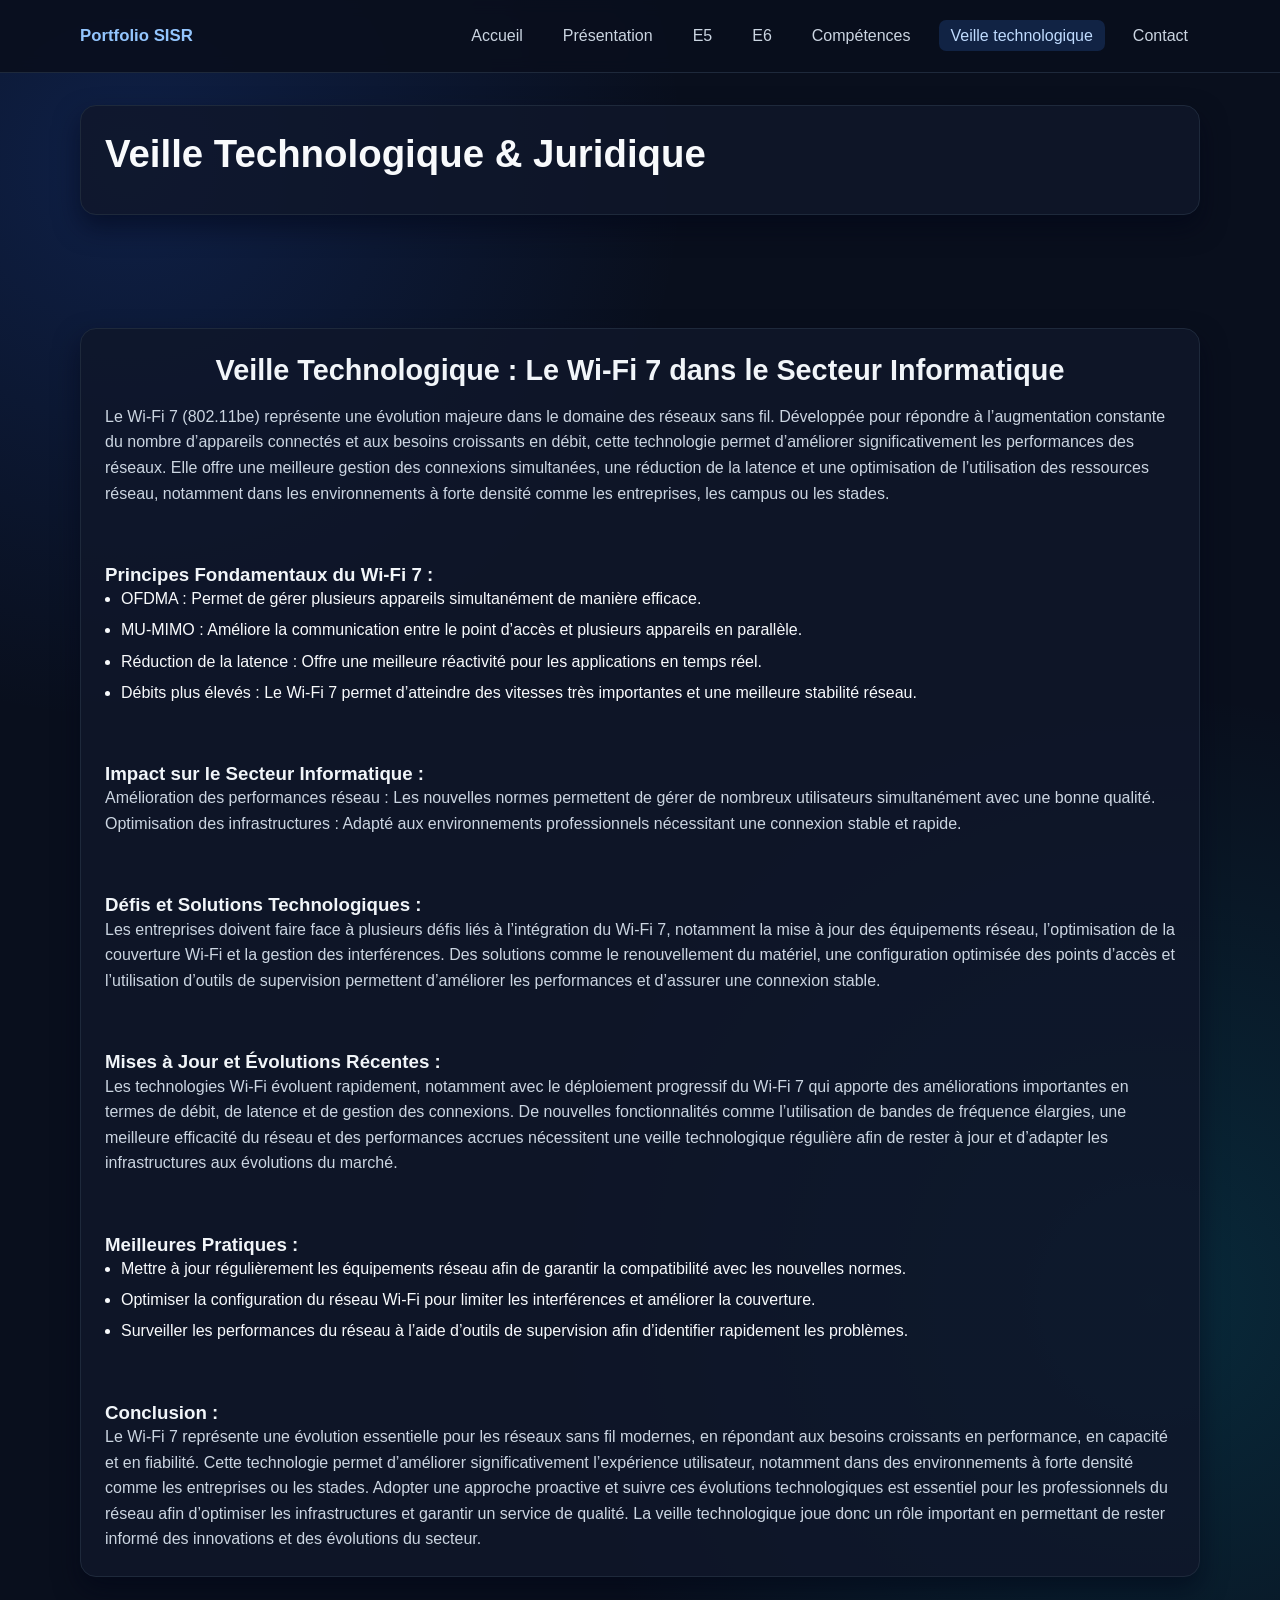
<file: veille.html>
<!DOCTYPE html>
<html lang="fr">
  <head>
    <meta charset="UTF-8" />
    <meta name="viewport" content="width=device-width, initial-scale=1.0" />
    <title>Portfolio BTS SIO SISR | Veille technologique</title>
    <link rel="stylesheet" href="style.css" />
  </head>
  <body class="home-dark">
    <header class="site-header">
      <nav class="container navbar">
        <a class="brand" href="index.html">Portfolio SISR</a>
        <ul class="nav-links">
          <li><a href="index.html">Accueil</a></li>
          <li><a href="presentation.html">Présentation</a></li>
          <li><a href="e5.html">E5</a></li>
          <li><a href="e6.html">E6</a></li>
          <li><a href="competences.html">Compétences</a></li>
          <li><a class="active" href="veille.html">Veille technologique</a></li>
          <li><a href="contact.html">Contact</a></li>
        </ul>
      </nav>
    </header>

    <main class="container">
      <section class="card">
        <h1>Veille Technologique & Juridique</h1>
      </section>

      <section class="card section" style="margin-top: 3cm">
        
        <h2 style="text-align: center">Veille Technologique : Le Wi-Fi 7 dans le Secteur Informatique
        </h2>
        <p>
          Le Wi-Fi 7 (802.11be) représente une évolution majeure dans le domaine des réseaux sans fil. Développée pour répondre à l’augmentation constante du nombre d’appareils connectés et aux besoins croissants en débit, cette technologie permet d’améliorer significativement les performances des réseaux. Elle offre une meilleure gestion des connexions simultanées, une réduction de la latence et une optimisation de l’utilisation des ressources réseau, notamment dans les environnements à forte densité comme les entreprises, les campus ou les stades.
        </p>

        <h3 class="section" style="margin-top: 1.5cm">Principes Fondamentaux du Wi-Fi 7 :</h3>
        <ul class="list">
          <li>OFDMA : Permet de gérer plusieurs appareils simultanément de manière efficace.</li>
          <li>MU-MIMO : Améliore la communication entre le point d’accès et plusieurs appareils en parallèle.</li>
          <li>Réduction de la latence : Offre une meilleure réactivité pour les applications en temps réel.</li>
          <li>Débits plus élevés : Le Wi-Fi 7 permet d’atteindre des vitesses très importantes et une meilleure stabilité réseau.</li>
        </ul>

        <h3 class="section" style="margin-top: 1.5cm">Impact sur le Secteur Informatique :</h3>
        <p>
          Amélioration des performances réseau : Les nouvelles normes permettent de gérer de
          nombreux utilisateurs simultanément avec une bonne qualité.
        </p>
        <p>
          Optimisation des infrastructures : Adapté aux environnements professionnels
          nécessitant une connexion stable et rapide.
        </p>

        <h3 class="section" style="margin-top: 1.5cm">Défis et Solutions Technologiques :</h3>
        <p>
          Les entreprises doivent faire face à plusieurs défis liés à l’intégration du Wi-Fi 7, notamment la mise à jour des équipements réseau, l’optimisation de la couverture Wi-Fi et la gestion des interférences. Des solutions comme le renouvellement du matériel, une configuration optimisée des points d’accès et l’utilisation d’outils de supervision permettent d’améliorer les performances et d’assurer une connexion stable.
        </p>

        <h3 class="section" style="margin-top: 1.5cm">Mises à Jour et Évolutions Récentes :</h3>
        <p>
          Les technologies Wi-Fi évoluent rapidement, notamment avec le déploiement progressif du Wi-Fi 7 qui apporte des améliorations importantes en termes de débit, de latence et de gestion des connexions. De nouvelles fonctionnalités comme l’utilisation de bandes de fréquence élargies, une meilleure efficacité du réseau et des performances accrues nécessitent une veille technologique régulière afin de rester à jour et d’adapter les infrastructures aux évolutions du marché.
        </p>

        <h3 class="section" style="margin-top: 1.5cm">Meilleures Pratiques :</h3>
        <ul class="list">
          <li>Mettre à jour régulièrement les équipements réseau afin de garantir la compatibilité avec les nouvelles normes.</li>
          <li>Optimiser la configuration du réseau Wi-Fi pour limiter les interférences et améliorer la couverture.</li>
          <li>Surveiller les performances du réseau à l’aide d’outils de supervision afin d’identifier rapidement les problèmes.</li>
        </ul>

        <h3 class="section" style="margin-top: 1.5cm">Conclusion :</h3>
        <p>
          Le Wi-Fi 7 représente une évolution essentielle pour les réseaux sans fil modernes, en répondant aux besoins croissants en performance, en capacité et en fiabilité. Cette technologie permet d’améliorer significativement l’expérience utilisateur, notamment dans des environnements à forte densité comme les entreprises ou les stades.

Adopter une approche proactive et suivre ces évolutions technologiques est essentiel pour les professionnels du réseau afin d’optimiser les infrastructures et garantir un service de qualité. La veille technologique joue donc un rôle important en permettant de rester informé des innovations et des évolutions du secteur.
        </p>
      </section>
    </main>
  </body>
</html>
</file>
<file: style.css>
:root {
  --bg: #f3f6fb;
  --surface: #ffffff;
  --primary: #1e3a8a;
  --primary-soft: #dbeafe;
  --text: #1f2937;
  --muted: #6b7280;
  --border: #e5e7eb;
  --shadow: 0 10px 24px rgba(15, 23, 42, 0.08);
}

* {
  margin: 0;
  padding: 0;
  box-sizing: border-box;
}

body {
  font-family: "Segoe UI", Tahoma, Geneva, Verdana, sans-serif;
  background: var(--bg);
  color: var(--text);
  line-height: 1.6;
}

a {
  color: inherit;
  text-decoration: none;
}

.container {
  width: min(1120px, 92%);
  margin: 0 auto;
}

.site-header {
  position: sticky;
  top: 0;
  z-index: 20;
  background: rgba(255, 255, 255, 0.95);
  backdrop-filter: blur(8px);
  border-bottom: 1px solid var(--border);
}

.navbar {
  min-height: 72px;
  display: flex;
  justify-content: space-between;
  align-items: center;
  gap: 1rem;
}

.brand {
  font-size: 1.05rem;
  font-weight: 700;
  color: var(--primary);
}

.nav-links {
  display: flex;
  list-style: none;
  gap: 1rem;
  flex-wrap: wrap;
}

.nav-links a {
  padding: 0.45rem 0.75rem;
  border-radius: 0.45rem;
  color: #334155;
  font-weight: 500;
  transition: background 0.2s ease, color 0.2s ease;
}

.nav-links a:hover,
.nav-links a.active {
  background: var(--primary-soft);
  color: var(--primary);
}

main {
  padding: 2rem 0 3rem;
}

.hero {
  display: grid;
  grid-template-columns: 1.3fr 0.7fr;
  gap: 2rem;
  align-items: center;
  margin-bottom: 2rem;
}

.cyber-hero {
  min-height: 62vh;
  display: flex;
  align-items: center;
  justify-content: center;
  flex-direction: column;
  text-align: center;
  gap: 0.6rem;
  background: radial-gradient(circle at 20% 20%, #dbeafe, #ffffff 42%, #f3f6fb 100%);
  border: 1px solid #cbd5e1;
}

.cyber-topline {
  color: #1d4ed8;
  font-weight: 700;
  letter-spacing: 0.06em;
  text-transform: uppercase;
  font-size: 0.85rem;
}

.cyber-title {
  margin: 0;
  font-size: clamp(2rem, 6vw, 4rem);
  letter-spacing: 0.04em;
  color: #0b1220;
  text-shadow: 0 0 20px rgba(30, 58, 138, 0.18);
}

.cyber-subtitle {
  margin: 0;
  font-size: clamp(1rem, 2.4vw, 1.35rem);
  color: #334155;
}

/* Accueil en version sombre / informatique */
.home-dark {
  background:
    radial-gradient(circle at 10% 10%, rgba(37, 99, 235, 0.2), transparent 30%),
    radial-gradient(circle at 90% 80%, rgba(6, 182, 212, 0.16), transparent 35%),
    #090f1d;
  color: #dbeafe;
}

.home-dark .site-header {
  background: rgba(9, 15, 29, 0.9);
  border-bottom: 1px solid #1e293b;
}

.home-dark .brand {
  color: #93c5fd;
}

.home-dark .nav-links a {
  color: #cbd5e1;
}

.home-dark .nav-links a:hover,
.home-dark .nav-links a.active {
  background: rgba(59, 130, 246, 0.18);
  color: #bfdbfe;
}

.home-dark .card {
  background: rgba(15, 23, 42, 0.82);
  border-color: #1e293b;
  box-shadow: 0 12px 26px rgba(2, 6, 23, 0.55);
}

.home-dark .cyber-hero {
  min-height: 56vh;
  background:
    linear-gradient(145deg, rgba(15, 23, 42, 0.94), rgba(13, 28, 55, 0.92)),
    radial-gradient(circle at 20% 20%, rgba(56, 189, 248, 0.16), transparent 42%);
  border-color: #334155;
}

.home-dark .cyber-topline {
  color: #60a5fa;
}

.home-dark .cyber-title {
  color: #f8fafc;
  text-shadow: 0 0 22px rgba(56, 189, 248, 0.3);
}

.home-dark .cyber-subtitle,
.home-dark p {
  color: #cbd5e1;
}

.home-dark h2,
.home-dark h3 {
  color: #f1f5f9;
}

.home-dark h1,
.home-dark li,
.home-dark strong {
  color: #f8fafc;
}

.home-dark .btn-primary {
  background: linear-gradient(90deg, #2563eb, #0ea5e9);
}

.home-dark .btn-secondary {
  background: transparent;
  color: #bfdbfe;
  border-color: #3b82f6;
}

.home-dark .btn-secondary:hover {
  background: rgba(59, 130, 246, 0.18);
}

.home-dark .site-footer {
  background: #0b1326;
  border-top: 1px solid #1e293b;
}

.home-dark .social-links a {
  color: #93c5fd;
}

.card {
  background: var(--surface);
  border: 1px solid var(--border);
  border-radius: 1rem;
  box-shadow: var(--shadow);
  padding: 1.5rem;
}

h1,
h2,
h3 {
  color: #0f172a;
  line-height: 1.25;
}

h1 {
  font-size: clamp(1.75rem, 4vw, 2.4rem);
  margin-bottom: 0.75rem;
}

h2 {
  font-size: clamp(1.35rem, 3.2vw, 1.8rem);
  margin-bottom: 0.9rem;
}

p {
  color: #334155;
}

.muted {
  color: var(--muted);
}

.badge {
  display: inline-flex;
  align-items: center;
  gap: 0.4rem;
  background: var(--primary-soft);
  color: var(--primary);
  padding: 0.35rem 0.7rem;
  border-radius: 999px;
  font-size: 0.85rem;
  font-weight: 600;
  margin-bottom: 1rem;
}

.profile-photo {
  width: 100%;
  max-width: 280px;
  aspect-ratio: 1 / 1;
  border-radius: 1rem;
  object-fit: cover;
  border: 1px solid var(--border);
}

.btn-row {
  margin-top: 1.1rem;
  display: flex;
  flex-wrap: wrap;
  gap: 0.7rem;
}

.btn {
  display: inline-flex;
  align-items: center;
  justify-content: center;
  gap: 0.4rem;
  padding: 0.65rem 1rem;
  border-radius: 0.65rem;
  border: 1px solid transparent;
  font-weight: 600;
  transition: transform 0.2s ease, box-shadow 0.2s ease, background 0.2s ease;
}

.btn-primary {
  background: var(--primary);
  color: #ffffff;
}

.btn-secondary {
  background: #ffffff;
  color: var(--primary);
  border-color: #cbd5e1;
}

.btn:hover {
  transform: translateY(-2px);
  box-shadow: 0 8px 18px rgba(15, 23, 42, 0.12);
}

.grid-2 {
  display: grid;
  grid-template-columns: repeat(2, minmax(0, 1fr));
  gap: 1rem;
}

.grid-3 {
  display: grid;
  grid-template-columns: repeat(3, minmax(0, 1fr));
  gap: 1rem;
}

.list {
  padding-left: 1rem;
}

.list li {
  margin-bottom: 0.35rem;
}

.section {
  margin-top: 1.1rem;
}

.section-lg {
  margin-top: 2rem;
}

.full-page-section {
  min-height: calc(100vh - 120px);
}

.intro-section {
  display: flex;
  flex-direction: column;
  justify-content: center;
}

.cv-center {
  display: flex;
  justify-content: center;
  margin-top: 1.1rem;
}

.cv-box {
  display: inline-flex;
  align-items: center;
  justify-content: center;
  min-width: 120px;
  height: 50px;
  border: 1px solid #3b82f6;
  border-radius: 0.7rem;
  background: rgba(37, 99, 235, 0.12);
  color: #bfdbfe;
  font-weight: 700;
  letter-spacing: 0.04em;
  transition: background 0.2s ease, transform 0.2s ease;
}

.cv-box:hover {
  background: rgba(37, 99, 235, 0.22);
  transform: translateY(-2px);
}

table {
  width: 100%;
  border-collapse: collapse;
  background: var(--surface);
  border-radius: 0.75rem;
  overflow: hidden;
}

th,
td {
  padding: 0.9rem;
  text-align: left;
  border-bottom: 1px solid var(--border);
  vertical-align: top;
}

th {
  background: #eff6ff;
  color: #0f172a;
  font-weight: 700;
}

.level {
  display: inline-block;
  padding: 0.2rem 0.55rem;
  border-radius: 999px;
  font-size: 0.8rem;
  font-weight: 700;
}

.beginner {
  background: #e2e8f0;
  color: #334155;
}

.intermediate {
  background: #dbeafe;
  color: #1e3a8a;
}

.advanced {
  background: #dcfce7;
  color: #166534;
}

.contact-form {
  display: grid;
  gap: 0.75rem;
}

input,
textarea {
  width: 100%;
  border: 1px solid #cbd5e1;
  border-radius: 0.6rem;
  padding: 0.7rem 0.8rem;
  font: inherit;
  color: var(--text);
}

.home-dark input,
.home-dark textarea {
  background: rgba(2, 6, 23, 0.35);
  border-color: rgba(59, 130, 246, 0.55);
  color: #e5e7eb;
}

.home-dark input::placeholder,
.home-dark textarea::placeholder {
  color: rgba(203, 213, 225, 0.75);
}

textarea {
  min-height: 130px;
  resize: vertical;
}

.site-footer {
  border-top: 1px solid var(--border);
  background: #ffffff;
  padding: 1.2rem 0;
}

.footer-content {
  display: flex;
  justify-content: space-between;
  align-items: center;
  gap: 1rem;
  flex-wrap: wrap;
}

.social-links {
  display: flex;
  gap: 0.75rem;
}

.social-links a {
  color: var(--primary);
  font-weight: 600;
}

.social-links a:hover {
  text-decoration: underline;
}

@media (max-width: 900px) {
  .hero {
    grid-template-columns: 1fr;
  }

  .grid-3 {
    grid-template-columns: 1fr;
  }
}

@media (max-width: 760px) {
  .navbar {
    align-items: flex-start;
    padding: 0.85rem 0;
    flex-direction: column;
  }

  .grid-2 {
    grid-template-columns: 1fr;
  }

  table,
  thead,
  tbody,
  th,
  td,
  tr {
    display: block;
  }

  thead {
    display: none;
  }

  tr {
    margin-bottom: 1rem;
    border: 1px solid var(--border);
    border-radius: 0.75rem;
    overflow: hidden;
    background: var(--surface);
  }

  td {
    border: none;
    border-bottom: 1px solid var(--border);
  }

  td:last-child {
    border-bottom: none;
  }
}
</file>
